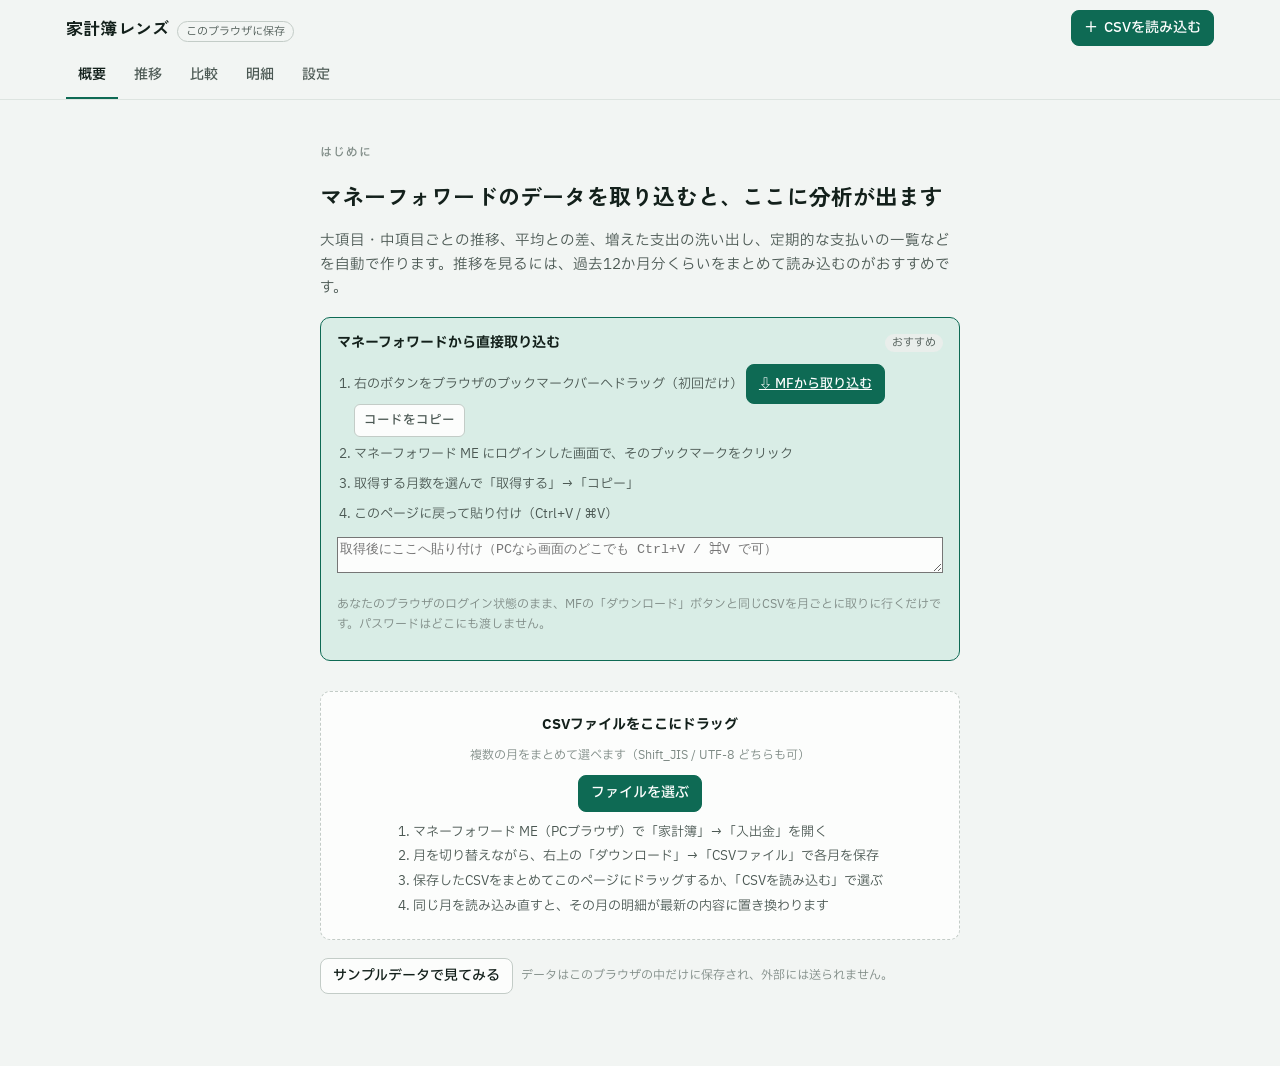
<file: kakeibo-lens/index.html>
<!doctype html>
<html lang="ja">
<head>
<meta charset="utf-8">
<meta name="viewport" content="width=device-width,initial-scale=1,viewport-fit=cover">
<style>:root{color-scheme:light;padding-top:env(safe-area-inset-top,0px);padding-bottom:env(safe-area-inset-bottom,0px)}body{margin:0}img{max-width:100%}[hidden]{display:none!important}</style>
</head>
<body>
<title>家計簿レンズ</title>
<link rel="preconnect" href="https://fonts.googleapis.com">
<link rel="preconnect" href="https://fonts.gstatic.com" crossorigin>
<link rel="stylesheet" href="https://fonts.googleapis.com/css2?family=IBM+Plex+Sans+JP:wght@400;500;600&family=Zen+Kaku+Gothic+New:wght@500;700&display=swap">
<style>
/* Layout: sticky ledger header + one scoped period switcher; content in a 12-col grid that collapses to one column; bottom tab bar on phones. */
:root {
  --bg: #f2f5f3;
  --surface: #fcfdfc;
  --surface-2: #e9eeeb;
  --fg: #13201b;
  --fg-2: #4b5853;
  --muted: #7f8b86;
  --line: #dde4e0;
  --line-strong: #c3ccc7;
  --accent: #0e6a54;
  --accent-ink: #ffffff;
  --accent-soft: #d9ede6;
  --rule: #b8463a;
  --up: #b42f2f;
  --down: #1d7334;
  --warn: #9a6400;
  --st-good: #0ca30c;
  --st-warn: #fab219;
  --st-serious: #ec835a;
  --st-critical: #d03b3b;
  --seq: #2a78d6;
  --div-up: #e34948;
  --div-down: #2a78d6;
  --s1: #2a78d6; --s2: #eb6834; --s3: #1baf7a; --s4: #eda100;
  --s5: #e87ba4; --s6: #008300; --s7: #4a3aa7; --s8: #e34948;
  --sother: #aab2ae;
  --shadow: 0 1px 2px rgba(19,32,27,.06), 0 4px 16px rgba(19,32,27,.05);
  --f-display: "Zen Kaku Gothic New", "Hiragino Sans", "Noto Sans JP", system-ui, sans-serif;
  --f-body: "IBM Plex Sans JP", "Hiragino Sans", "Noto Sans JP", "Yu Gothic UI", system-ui, sans-serif;
  --r: 10px;
  --gutter: 16px;
}
@media (prefers-color-scheme: dark) {
  :root:not([data-theme="light"]) {
    --bg: #0d1311; --surface: #151c19; --surface-2: #1c2521; --fg: #edf3f0; --fg-2: #b6c2bd; --muted: #85918c;
    --line: #25302b; --line-strong: #34413b; --accent: #43b896; --accent-ink: #04140e; --accent-soft: #173a2f;
    --rule: #e0796b; --up: #ff8a80; --down: #5fd17f; --warn: #f0b84a;
    --seq: #3987e5; --div-up: #e66767; --div-down: #3987e5;
    --s1: #3987e5; --s2: #d95926; --s3: #199e70; --s4: #c98500; --s5: #d55181; --s6: #008300; --s7: #9085e9; --s8: #e66767;
    --sother: #5b6560; --shadow: 0 1px 2px rgba(0,0,0,.3);
    color-scheme: dark;
  }
}
:root[data-theme="dark"] {
  --bg: #0d1311; --surface: #151c19; --surface-2: #1c2521; --fg: #edf3f0; --fg-2: #b6c2bd; --muted: #85918c;
  --line: #25302b; --line-strong: #34413b; --accent: #43b896; --accent-ink: #04140e; --accent-soft: #173a2f;
  --rule: #e0796b; --up: #ff8a80; --down: #5fd17f; --warn: #f0b84a;
  --seq: #3987e5; --div-up: #e66767; --div-down: #3987e5;
  --s1: #3987e5; --s2: #d95926; --s3: #199e70; --s4: #c98500; --s5: #d55181; --s6: #008300; --s7: #9085e9; --s8: #e66767;
  --sother: #5b6560; --shadow: 0 1px 2px rgba(0,0,0,.3);
  color-scheme: dark;
}

* { box-sizing: border-box; }
body { background: var(--bg); color: var(--fg); font-family: var(--f-body); font-size: 14px; line-height: 1.6; -webkit-font-smoothing: antialiased; }
button, input, select { font: inherit; color: inherit; }
h1, h2, h3 { font-family: var(--f-display); font-weight: 700; margin: 0; text-wrap: balance; letter-spacing: .01em; }
.num { font-variant-numeric: tabular-nums; }
.muted { color: var(--muted); }
.sub { color: var(--fg-2); }
:focus-visible { outline: 2px solid var(--accent); outline-offset: 2px; border-radius: 4px; }
@media (prefers-reduced-motion: reduce) { * { transition: none !important; animation: none !important; } }

/* ---------- header ---------- */
.top { position: sticky; top: env(safe-area-inset-top, 0px); z-index: 20; background: var(--bg); border-bottom: 1px solid var(--line); }
.top-in { max-width: 1180px; margin: 0 auto; padding: 10px var(--gutter); display: flex; align-items: center; gap: 12px; flex-wrap: wrap; }
.brand { display: flex; align-items: baseline; gap: 8px; margin-right: auto; min-width: 0; }
.brand h1 { font-size: 17px; }
.brand .badge { font-size: 11px; color: var(--fg-2); border: 1px solid var(--line-strong); border-radius: 999px; padding: 1px 8px; white-space: nowrap; }
.brand .badge.sample { color: var(--warn); border-color: currentColor; }
.period { display: flex; align-items: center; gap: 2px; background: var(--surface); border: 1px solid var(--line); border-radius: 999px; padding: 2px; }
.period button.step { width: 32px; height: 32px; border: 0; background: none; border-radius: 999px; cursor: pointer; font-size: 16px; color: var(--fg-2); }
.period button.step:hover:not(:disabled) { background: var(--surface-2); }
.period button.step:disabled { opacity: .3; cursor: default; }
.period .pick { position: relative; padding: 0 6px; font-weight: 600; font-size: 15px; white-space: nowrap; }
.period .pick select { position: absolute; inset: 0; opacity: 0; cursor: pointer; width: 100%; }
.btn { display: inline-flex; align-items: center; gap: 6px; border: 1px solid var(--line-strong); background: var(--surface); border-radius: 8px; padding: 6px 12px; cursor: pointer; font-weight: 500; white-space: nowrap; }
.btn:hover { background: var(--surface-2); }
.btn.primary { background: var(--accent); border-color: var(--accent); color: var(--accent-ink); }
.btn.primary:hover { filter: brightness(1.06); background: var(--accent); }
.btn.ghost { border-color: transparent; background: none; color: var(--fg-2); }
.btn.danger { color: var(--up); border-color: color-mix(in oklab, var(--up) 45%, transparent); }
.btn.small { padding: 3px 9px; font-size: 12.5px; border-radius: 6px; }
.btn:disabled { opacity: .45; cursor: default; }

.tabs { max-width: 1180px; margin: 0 auto; padding: 0 var(--gutter); display: flex; gap: 4px; }
.tabs button { border: 0; background: none; padding: 8px 12px 10px; cursor: pointer; color: var(--fg-2); font-weight: 500; border-bottom: 2px solid transparent; display: flex; align-items: center; gap: 6px; }
.tabs button[aria-selected="true"] { color: var(--fg); border-bottom-color: var(--accent); font-weight: 600; }
.tabs svg { width: 18px; height: 18px; }

main { max-width: 1180px; margin: 0 auto; padding-inline: var(--gutter); padding-block: 20px 48px; }

@media (max-width: 720px) {
  .top-in { padding-block: 8px; gap: 8px; }
  .brand h1 { font-size: 15px; }
  .hide-sm { display: none !important; }
  .tabs { position: fixed; z-index: 30; left: 0; right: 0; bottom: 0; max-width: none; padding: 4px 6px calc(4px + env(safe-area-inset-bottom, 0px)); background: var(--surface); border-top: 1px solid var(--line); justify-content: space-around; gap: 0; }
  .tabs button { flex-direction: column; gap: 1px; font-size: 10.5px; padding: 6px 4px; border-bottom: 0; flex: 1; border-radius: 8px; }
  .tabs button[aria-selected="true"] { color: var(--accent); background: var(--accent-soft); }
  main { padding-block: 14px calc(84px + env(safe-area-inset-bottom, 0px)); }
}
@media (min-width: 721px) { .tabs svg { display: none; } }

/* ---------- generic blocks ---------- */
.grid { display: grid; grid-template-columns: repeat(12, minmax(0, 1fr)); gap: 16px; }
.c12 { grid-column: span 12; } .c8 { grid-column: span 8; } .c7 { grid-column: span 7; } .c6 { grid-column: span 6; } .c5 { grid-column: span 5; } .c4 { grid-column: span 4; }
@media (max-width: 960px) { .c8, .c7, .c6, .c5, .c4 { grid-column: span 12; } }
.panel { background: var(--surface); border: 1px solid var(--line); border-radius: var(--r); padding: 16px; min-width: 0; }
.panel-h { display: flex; align-items: baseline; justify-content: space-between; gap: 12px; flex-wrap: wrap; margin-bottom: 12px; }
.panel-h h2 { font-size: 15px; }
.panel-h .hint { font-size: 12px; color: var(--muted); }
.stack { display: flex; flex-direction: column; gap: 16px; }
.row { display: flex; gap: 8px; align-items: center; flex-wrap: wrap; }
.eyebrow { font-size: 11.5px; letter-spacing: .08em; color: var(--muted); font-weight: 500; }

.seg { display: inline-flex; background: var(--surface-2); border-radius: 8px; padding: 2px; gap: 2px; flex-wrap: wrap; }
.seg button { border: 0; background: none; padding: 4px 10px; border-radius: 6px; cursor: pointer; font-size: 12.5px; color: var(--fg-2); white-space: nowrap; }
.seg button[aria-pressed="true"] { background: var(--surface); color: var(--fg); font-weight: 600; box-shadow: var(--shadow); }
.seg button:disabled { opacity: .35; cursor: default; }
select.sel, input.inp { border: 1px solid var(--line-strong); background: var(--surface); border-radius: 8px; padding: 5px 9px; min-width: 0; }
.check { display: inline-flex; align-items: center; gap: 6px; font-size: 12.5px; color: var(--fg-2); cursor: pointer; }
.filters { display: flex; gap: 10px 14px; flex-wrap: wrap; align-items: center; margin-bottom: 16px; }

/* ---------- overview hero ---------- */
.hero { display: grid; gap: 14px; }
.hero .label { font-size: 13px; color: var(--fg-2); display: flex; gap: 8px; align-items: baseline; flex-wrap: wrap; }
.hero .big { font-size: clamp(36px, 7vw, 52px); font-weight: 600; line-height: 1.05; letter-spacing: -.01em; }
.hero .rule { height: 4px; border-top: 1px solid var(--rule); border-bottom: 1px solid var(--rule); width: min(260px, 70%); opacity: .8; }
.deltas { display: flex; gap: 8px; flex-wrap: wrap; }
.chip { display: inline-flex; align-items: center; gap: 5px; border-radius: 999px; padding: 2px 10px; font-size: 12.5px; background: var(--surface-2); color: var(--fg-2); white-space: nowrap; }
.chip b { font-weight: 600; color: var(--fg); }
.chip.up b { color: var(--up); } .chip.down b { color: var(--down); }
.tiles { display: flex; flex-wrap: wrap; gap: 1px; background: var(--line); border: 1px solid var(--line); border-radius: 8px; overflow: hidden; }
.tile { background: var(--surface); padding: 10px 12px; min-width: 0; flex: 1 1 124px; }
.tile .k { font-size: 12px; color: var(--fg-2); }
.tile .v { font-size: 19px; font-weight: 600; }
.tile .d { font-size: 11.5px; color: var(--muted); }
.note { font-size: 12px; color: var(--muted); }

/* ---------- breakdown list ---------- */
.blist { display: flex; flex-direction: column; }
.brow { display: grid; grid-template-columns: minmax(0, 1fr) auto 96px; grid-template-areas: "name amt spark" "bar delta spark"; gap: 2px 14px; align-items: center; padding: 10px 6px; border-top: 1px solid var(--line); cursor: pointer; border-radius: 6px; }
.brow:first-child { border-top: 0; }
.brow:hover { background: color-mix(in oklab, var(--surface-2) 60%, transparent); }
.brow .nm { grid-area: name; display: flex; align-items: center; gap: 8px; min-width: 0; font-weight: 500; }
.brow .nm span.t { overflow: hidden; text-overflow: ellipsis; white-space: nowrap; }
.brow .amt { grid-area: amt; text-align: right; font-weight: 600; }
.brow .dl { grid-area: delta; text-align: right; font-size: 12px; white-space: nowrap; }
.brow .bar { grid-area: bar; height: 8px; background: var(--surface-2); border-radius: 4px; position: relative; overflow: hidden; }
.brow .bar i { position: absolute; left: 0; top: 0; bottom: 0; border-radius: 0 4px 4px 0; }
.brow .bar .bud { position: absolute; top: -2px; bottom: -2px; width: 2px; background: var(--fg); opacity: .6; }
.brow .sp { grid-area: spark; }
.brow.sub { padding-left: 26px; cursor: default; }
.brow.sub .nm { font-weight: 400; font-size: 13px; color: var(--fg-2); }
.brow.sub .amt { font-weight: 500; font-size: 13px; }
.brow .caret { width: 14px; color: var(--muted); font-size: 10px; transition: transform .15s; display: inline-block; text-align: center; }
.brow.open .caret { transform: rotate(90deg); }
.dot { width: 10px; height: 10px; border-radius: 3px; flex: none; display: inline-block; }
.up { color: var(--up); } .down { color: var(--down); }
@media (max-width: 520px) { .brow { grid-template-columns: minmax(0, 1fr) auto; grid-template-areas: "name amt" "bar delta"; } .brow .sp { display: none; } }

/* ---------- insights ---------- */
.ins { display: grid; grid-template-columns: 4px minmax(0, 1fr); gap: 0 12px; padding: 10px 0; border-top: 1px solid var(--line); }
.ins:first-child { border-top: 0; padding-top: 2px; }
.ins .stripe { border-radius: 2px; }
.ins .tt { font-weight: 600; display: flex; gap: 6px; align-items: baseline; }
.ins .tt .ic { font-size: 11px; font-weight: 700; border-radius: 4px; padding: 0 5px; color: var(--fg); background: var(--surface-2); white-space: nowrap; }
.ins .dd { font-size: 12.5px; color: var(--fg-2); }
.ins button.link { border: 0; background: none; padding: 0; color: var(--accent); cursor: pointer; font-size: 12.5px; text-decoration: underline; text-underline-offset: 2px; }

/* ---------- charts ---------- */
.chart { position: relative; width: 100%; }
.chart svg { display: block; width: 100%; overflow: visible; }
.chart text { font-family: var(--f-body); font-size: 11px; fill: var(--muted); }
.chart .grid-l { stroke: var(--line); stroke-width: 1; shape-rendering: crispEdges; }
.chart .base-l { stroke: var(--line-strong); stroke-width: 1; shape-rendering: crispEdges; }
.chart .lbl-strong { fill: var(--fg); font-weight: 600; }
.chart .xhair { stroke: var(--fg-2); stroke-width: 1; opacity: .5; }
.legend { display: flex; flex-wrap: wrap; gap: 4px 14px; font-size: 12px; color: var(--fg-2); margin-bottom: 8px; }
.legend span { display: inline-flex; align-items: center; gap: 6px; }
.legend .lk { width: 14px; height: 2px; border-radius: 1px; display: inline-block; }
.legend .bk { width: 10px; height: 10px; border-radius: 3px; display: inline-block; }
.tip { position: fixed; z-index: 50; pointer-events: none; background: var(--surface); border: 1px solid var(--line-strong); border-radius: 8px; box-shadow: 0 6px 24px rgba(0,0,0,.14); padding: 8px 10px; font-size: 12px; min-width: 150px; max-width: 280px; }
.tip .th { font-weight: 600; margin-bottom: 4px; color: var(--fg); }
.tip .tr { display: grid; grid-template-columns: 12px minmax(0, 1fr) auto; gap: 6px; align-items: center; }
.tip .tr .k { color: var(--fg-2); overflow: hidden; text-overflow: ellipsis; white-space: nowrap; }
.tip .tr .v { font-weight: 600; text-align: right; font-variant-numeric: tabular-nums; color: var(--fg); }
.tip .tr .key { width: 12px; height: 2px; border-radius: 1px; }
.tip .tr.tot { border-top: 1px solid var(--line); margin-top: 4px; padding-top: 4px; }

/* ---------- matrix ---------- */
.scroll-x { overflow-x: auto; -webkit-overflow-scrolling: touch; }
table.mx { border-collapse: separate; border-spacing: 0; font-size: 12.5px; min-width: 100%; }
table.mx th, table.mx td { padding: 6px 8px; text-align: right; white-space: nowrap; font-variant-numeric: tabular-nums; border-bottom: 1px solid var(--line); }
table.mx thead th { font-weight: 500; color: var(--muted); font-size: 11.5px; position: sticky; top: 0; background: var(--surface); }
table.mx th.rh { text-align: left; position: sticky; left: 0; background: var(--surface); z-index: 1; font-weight: 500; color: var(--fg); max-width: 150px; overflow: hidden; text-overflow: ellipsis; }
table.mx thead th.rh { z-index: 2; }
table.mx td.c { cursor: pointer; }
table.mx td.c:hover { outline: 1px solid var(--fg-2); outline-offset: -1px; }
table.mx tr.sub th.rh { padding-left: 22px; font-weight: 400; color: var(--fg-2); }
table.mx tr.tot th, table.mx tr.tot td { font-weight: 600; border-top: 1px solid var(--line-strong); }
table.mx td.agg { color: var(--fg-2); background: var(--surface); }
table.mx tr.l0 th.rh { cursor: pointer; }
table.mx .avg { border-right: 1px solid var(--line-strong); }
@media (max-width: 720px) { table.mx .sumc { display: none; } table.mx th.rh { max-width: 112px; } }
.scale { display: flex; align-items: center; gap: 8px; font-size: 11.5px; color: var(--muted); margin-top: 8px; }
.scale .ramp { width: 120px; height: 8px; border-radius: 4px; }

/* ---------- diverging compare ---------- */
.dv { display: grid; grid-template-columns: minmax(0, 1.1fr) minmax(0, 1.6fr) auto; gap: 4px 12px; align-items: center; }
.dv .h { font-size: 11.5px; color: var(--muted); padding-bottom: 4px; border-bottom: 1px solid var(--line); }
.dv .lab { min-width: 0; overflow: hidden; text-overflow: ellipsis; white-space: nowrap; font-size: 13px; }
.dv .lab small { color: var(--muted); }
.dv .track { position: relative; height: 18px; }
.dv .track .axis { position: absolute; left: 50%; top: -3px; bottom: -3px; width: 1px; background: var(--line-strong); }
.dv .track i { position: absolute; top: 4px; height: 10px; }
.dv .track i.pos { left: 50%; border-radius: 0 4px 4px 0; background: var(--div-up); }
.dv .track i.neg { right: 50%; border-radius: 4px 0 0 4px; background: var(--div-down); }
.dv .val { text-align: right; font-size: 12.5px; white-space: nowrap; font-variant-numeric: tabular-nums; }
.dv .val small { display: block; color: var(--muted); font-size: 11px; }
@media (max-width: 520px) { .dv { grid-template-columns: minmax(0, 1fr) auto; } .dv .track { grid-column: 1 / -1; order: 0; } .dv .h.mid { display: none; } }

/* ---------- ranking / list ---------- */
.rk { display: grid; grid-template-columns: 22px minmax(0, 1fr) auto; gap: 2px 10px; align-items: center; padding: 8px 0; border-top: 1px solid var(--line); }
.rk:first-child { border-top: 0; }
.rk .n { color: var(--muted); font-size: 12px; text-align: right; }
.rk .nm { min-width: 0; overflow: hidden; text-overflow: ellipsis; white-space: nowrap; }
.rk .v { text-align: right; font-weight: 600; font-variant-numeric: tabular-nums; }
.rk .meta { grid-column: 2 / -1; display: flex; gap: 10px; align-items: center; font-size: 11.5px; color: var(--muted); }
.rk .meta .bar { flex: 1; height: 5px; background: var(--surface-2); border-radius: 3px; overflow: hidden; min-width: 40px; }
.rk .meta .bar i { display: block; height: 100%; background: var(--s1); border-radius: 0 3px 3px 0; }
.pill { display: inline-block; font-size: 11px; padding: 0 7px; border-radius: 999px; background: var(--surface-2); color: var(--fg-2); white-space: nowrap; }
.pill.warn { background: color-mix(in oklab, var(--st-warn) 22%, transparent); color: var(--warn); }
.pill.ex { background: none; border: 1px dashed var(--line-strong); }

.tx { display: grid; grid-template-columns: 52px minmax(0, 1fr) auto; gap: 0 10px; padding: 8px 0; border-top: 1px solid var(--line); align-items: baseline; }
.tx .d { color: var(--muted); font-size: 12px; font-variant-numeric: tabular-nums; }
.tx .c { min-width: 0; }
.tx .c .t { overflow: hidden; text-overflow: ellipsis; white-space: nowrap; display: block; }
.tx .c .m { font-size: 11.5px; color: var(--muted); display: flex; gap: 6px; flex-wrap: wrap; align-items: center; }
.tx .a { font-weight: 600; text-align: right; font-variant-numeric: tabular-nums; white-space: nowrap; }
.tx .a.inc { color: var(--down); }
.tx.skip { opacity: .55; }

/* ---------- calendar ---------- */
.cal { display: grid; grid-template-columns: repeat(7, minmax(0, 1fr)); gap: 4px; }
.cal .wd { font-size: 11px; color: var(--muted); text-align: center; }
.cal .day { aspect-ratio: 1 / .82; max-width: 100%; border-radius: 6px; padding: 4px 5px; display: flex; flex-direction: column; justify-content: space-between; border: 1px solid transparent; cursor: pointer; min-width: 0; background: var(--surface-2); }
.cal .day .dn { font-size: 11px; line-height: 1; }
.cal .day .dv { font-size: 11px; font-weight: 600; text-align: right; font-variant-numeric: tabular-nums; line-height: 1; overflow: hidden; white-space: nowrap; }
.cal .day.out { visibility: hidden; }
.cal .day.sel { border-color: var(--fg); }
.cal .day.future { opacity: .4; cursor: default; }
.wdbars { display: grid; grid-template-columns: repeat(7, minmax(0, 1fr)); gap: 4px; align-items: end; height: 70px; margin-top: 12px; }
.wdbars div { display: flex; flex-direction: column; justify-content: flex-end; align-items: center; height: 100%; gap: 2px; font-size: 10.5px; color: var(--muted); }
.wdbars i { width: min(22px, 70%); background: var(--s1); border-radius: 4px 4px 0 0; display: block; }

/* ---------- settings ---------- */
.drop { border: 1.5px dashed var(--line-strong); border-radius: var(--r); padding: 22px 16px; text-align: center; display: grid; gap: 10px; justify-items: center; background: var(--surface); }
.drop.over { border-color: var(--accent); background: var(--accent-soft); }
.fetch { border: 1px solid var(--accent); background: var(--accent-soft); border-radius: var(--r); padding: 14px 16px; display: grid; gap: 10px; margin-bottom: 12px; }
.fetch .steps li { line-height: 2; }
.fetch textarea { background: var(--surface); resize: vertical; }
.steps { margin: 0; padding-left: 1.3em; color: var(--fg-2); font-size: 13px; display: grid; gap: 4px; text-align: left; }
.catgrp { border-top: 1px solid var(--line); padding: 10px 0; }
.catgrp:first-child { border-top: 0; }
.catgrp h3 { font-size: 13.5px; margin-bottom: 6px; display: flex; gap: 8px; align-items: center; }
.catrow { display: flex; justify-content: space-between; gap: 10px; align-items: center; padding: 3px 0 3px 18px; font-size: 13px; flex-wrap: wrap; }
.mlist .mi { display: flex; align-items: center; gap: 10px; padding: 6px 0; border-top: 1px solid var(--line); font-size: 13px; flex-wrap: wrap; }
.mlist .mi:first-child { border-top: 0; }
.mlist .mi .grow { flex: 1; min-width: 120px; }
.budget { display: grid; grid-template-columns: minmax(0, 1fr) 140px; gap: 6px 12px; align-items: center; }
.budget input { text-align: right; width: 100%; }

/* ---------- empty / misc ---------- */
.empty { max-width: 640px; margin: 24px auto; display: grid; gap: 18px; }
.empty h2 { font-size: 22px; }
.empty .lead { color: var(--fg-2); font-size: 14.5px; margin: 0; }
.banner { display: flex; gap: 10px; align-items: center; justify-content: space-between; flex-wrap: wrap; background: color-mix(in oklab, var(--st-warn) 14%, var(--surface)); border: 1px solid color-mix(in oklab, var(--st-warn) 40%, transparent); border-radius: 8px; padding: 8px 12px; margin-bottom: 16px; font-size: 13px; }
.toast { position: fixed; z-index: 60; left: 50%; transform: translateX(-50%); bottom: calc(92px + env(safe-area-inset-bottom, 0px)); background: var(--fg); color: var(--bg); padding: 10px 14px; border-radius: 10px; font-size: 13px; max-width: min(92vw, 520px); box-shadow: 0 8px 30px rgba(0,0,0,.2); white-space: pre-line; }
@media (min-width: 721px) { .toast { bottom: 24px; } }
.dropveil { position: fixed; inset: 0; z-index: 70; background: color-mix(in oklab, var(--accent) 18%, transparent); border: 3px dashed var(--accent); display: grid; place-items: center; font-size: 18px; font-weight: 600; color: var(--fg); pointer-events: none; }
.loading { padding: 60px 0; text-align: center; color: var(--muted); }
.kv { display: flex; justify-content: space-between; gap: 12px; font-size: 13px; padding: 4px 0; }
</style>

<div class="top">
  <div class="top-in">
    <div class="brand"><h1>家計簿レンズ</h1><span class="badge" id="store-badge">読み込み中</span></div>
    <div class="period" id="period"></div>
    <button class="btn primary" id="btn-import" type="button"><span aria-hidden="true">＋</span><span>CSV<span class="hide-sm">を読み込む</span></span></button>
  </div>
  <nav class="tabs" id="tabs" role="tablist" aria-label="表示の切り替え"></nav>
</div>
<main id="view" aria-live="polite"><div class="loading">データを読み込んでいます…</div></main>
<div class="tip" id="tip" hidden></div>
<div class="toast" id="toast" hidden></div>
<div class="dropveil" id="dropveil" hidden>CSVをここにドロップ</div>
<input type="file" id="file" accept=".csv,.json,text/csv,application/json" multiple hidden>

<script type="text/plain" id="mf-bookmarklet">
/* マネーフォワード ME のページ上で動く取得用コード（ブックマークレット）。
   ログイン中のセッションのまま、入出金CSVを月ごとに取りに行き、家計簿レンズ用にまとめてコピーする。
   1行コメントは使わないこと（ブックマーク化するときに改行が詰められるため）。 */
var HOST = location.hostname;
if (!/(^|\.)moneyforward\.com$/.test(HOST)) { alert('マネーフォワード ME（moneyforward.com）にログインした画面で実行してください。'); return; }
var old = document.getElementById('kl-panel'); if (old) old.remove();
var box = document.createElement('div'); box.id = 'kl-panel';
box.style.cssText = 'position:fixed;z-index:2147483647;top:16px;right:16px;width:340px;max-width:calc(100vw - 32px);background:#fcfdfc;color:#13201b;border:1px solid #c3ccc7;border-radius:12px;box-shadow:0 12px 40px rgba(0,0,0,.25);padding:16px;font:14px/1.6 system-ui,-apple-system,sans-serif;text-align:left';
function el(tag, css, text) { var e = document.createElement(tag); if (css) e.style.cssText = css; if (text != null) e.textContent = text; return e; }
var BTN = 'border:1px solid #0e6a54;background:#0e6a54;color:#fff;border-radius:8px;padding:6px 14px;font:inherit;cursor:pointer;margin-right:6px';
var BTN2 = 'border:1px solid #c3ccc7;background:#fff;color:#13201b;border-radius:8px;padding:6px 14px;font:inherit;cursor:pointer;margin-right:6px';
box.appendChild(el('div', 'font-weight:700;font-size:15px;margin-bottom:8px', '家計簿レンズに取り込む'));
var row = el('div', 'display:flex;gap:8px;align-items:center;margin-bottom:10px');
row.appendChild(el('span', '', '取得する期間'));
var sel = el('select', 'font:inherit;padding:4px 6px;border:1px solid #c3ccc7;border-radius:6px');
[3, 6, 12, 24, 36].forEach(function (n) { var o = el('option', '', '直近' + n + 'か月'); o.value = n; if (n === 12) o.selected = true; sel.appendChild(o); });
row.appendChild(sel); box.appendChild(row);
var status = el('div', 'font-size:13px;color:#4b5853;min-height:1.6em;margin-bottom:10px;white-space:pre-line', '今月から過去にさかのぼって、月ごとにCSVを取得します。');
box.appendChild(status);
var acts = el('div', ''); box.appendChild(acts);
var go = el('button', BTN, '取得する'); var close = el('button', BTN2, '閉じる');
close.onclick = function () { box.remove(); };
acts.appendChild(go); acts.appendChild(close);
document.body.appendChild(box);
go.onclick = async function () {
  go.disabled = true; sel.disabled = true;
  var n = +sel.value, now = new Date(), files = [], total = 0;
  for (var i = n - 1; i >= 0; i--) {
    var d = new Date(now.getFullYear(), now.getMonth() - i, 1), y = d.getFullYear(), m = d.getMonth() + 1, mm = (m < 10 ? '0' : '') + m;
    status.textContent = y + '年' + m + '月を取得中…（' + (n - i) + '/' + n + '）';
    try {
      var res = await fetch('/cf/csv?from=' + y + '%2F' + mm + '%2F01&month=' + m + '&year=' + y, { credentials: 'include' });
      var buf = await res.arrayBuffer(), text;
      try { text = new TextDecoder('utf-8', { fatal: true }).decode(buf); } catch (e) { text = new TextDecoder('shift_jis').decode(buf); }
      if (!res.ok || /^\s*</.test(text) || text.indexOf('計算対象') < 0) {
        status.textContent = y + '年' + m + '月の取得に失敗しました。ログインが切れているか、CSVダウンロード（プレミアム機能）が使えない状態です。MFの画面を再読み込みしてからもう一度お試しください。';
        go.disabled = false; sel.disabled = false; return;
      }
      files.push({ month: y + '-' + mm, text: text.replace(/^﻿/, '') });
      total += Math.max(0, text.trim().split(/\r?\n/).length - 1);
    } catch (e) { status.textContent = y + '年' + m + '月の取得でエラー: ' + e.message; go.disabled = false; sel.disabled = false; return; }
    await new Promise(function (r) { setTimeout(r, 500); });
  }
  var payload = JSON.stringify({ app: 'kakeibo-lens', kind: 'mf-csv', v: 1, fetchedAt: new Date().toISOString(), files: files });
  status.textContent = n + 'か月分・' + total + '件を取得しました。\n「コピー」を押して、家計簿レンズの画面で貼り付け（Ctrl+V / ⌘V）してください。';
  acts.textContent = '';
  var cp = el('button', BTN, 'コピー'), sv = el('button', BTN2, 'ファイルで保存');
  cp.onclick = async function () {
    try { await navigator.clipboard.writeText(payload); cp.textContent = 'コピーしました'; }
    catch (e) { var ta = el('textarea', 'width:100%;height:80px;margin-top:8px;font-size:11px'); ta.value = payload; box.appendChild(ta); ta.select(); status.textContent = '自動でコピーできませんでした。下の欄が選択された状態なので Ctrl+C / ⌘C でコピーしてください。'; }
  };
  sv.onclick = function () {
    var a = document.createElement('a'); a.href = URL.createObjectURL(new Blob([payload], { type: 'application/json' }));
    a.download = 'kakeibo-lens-mf-' + new Date().toISOString().slice(0, 10) + '.json'; document.body.appendChild(a); a.click(); a.remove();
  };
  acts.appendChild(cp); acts.appendChild(sv); acts.appendChild(close);
};
</script>

<script>
'use strict';
/* ===================================================================
   家計簿レンズ — マネーフォワード ME の入出金CSVを読み込む分析ダッシュボード
   保存先: claude.ai 上では artifact の db（オーナーのみ読み書き）、
           それ以外ではブラウザの localStorage。
   =================================================================== */

const APP_KEY = 'kakeibo-lens.v1';
const UI_KEY = 'kakeibo-lens.ui.v1';
const DEFAULT_FIXED_L = new Set(['住宅', '水道・光熱費', '通信費', '保険', '税・社会保障']);
const DEFAULT_EXCLUDE = new Set(['その他/会社経費', 'その他/立替金']);
const SPECIAL_L = '特別な支出';
const NOT_EXPENSE_L = new Set(['収入']);
const SLOTS = 7; // top-7 categories get a hue, the rest fold into その他
const WD = ['日', '月', '火', '水', '木', '金', '土'];

/* ------------------------------------------------------------------ utils */
const $ = (s, r = document) => r.querySelector(s);
function h(tag, props, ...kids) {
  const e = document.createElement(tag);
  if (props) for (const k in props) {
    const v = props[k];
    if (v == null || v === false) continue;
    if (k === 'class') e.className = v;
    else if (k === 'text') e.textContent = v;
    else if (k === 'style' && typeof v === 'object') Object.assign(e.style, v);
    else if (k.startsWith('--')) e.style.setProperty(k, v);
    else if (k.startsWith('on')) e.addEventListener(k.slice(2), v);
    else if (k === 'dataset') Object.assign(e.dataset, v);
    else e.setAttribute(k, v === true ? '' : v);
  }
  append(e, kids);
  return e;
}
function append(e, kids) {
  for (const c of kids.flat(Infinity)) {
    if (c == null || c === false) continue;
    e.appendChild(typeof c === 'string' || typeof c === 'number' ? document.createTextNode(String(c)) : c);
  }
}
const SVGNS = 'http://www.w3.org/2000/svg';
function sv(tag, attrs, ...kids) {
  const e = document.createElementNS(SVGNS, tag);
  if (attrs) for (const k in attrs) { const v = attrs[k]; if (v == null) continue; if (k === 'text') e.textContent = v; else if (k.startsWith('on')) e.addEventListener(k.slice(2), v); else e.setAttribute(k, v); }
  for (const c of kids.flat(Infinity)) if (c) e.appendChild(c);
  return e;
}
const pad = n => String(n).padStart(2, '0');
const sum = a => a.reduce((x, y) => x + y, 0);
const mean = a => a.length ? sum(a) / a.length : 0;
function sd(a) { if (a.length < 2) return 0; const m = mean(a); return Math.sqrt(sum(a.map(x => (x - m) ** 2)) / (a.length - 1)); }
function median(a) { if (!a.length) return 0; const s = [...a].sort((x, y) => x - y); const i = s.length >> 1; return s.length % 2 ? s[i] : (s[i - 1] + s[i]) / 2; }
const yen = n => (n < -0.5 ? '−' : '') + '¥' + Math.round(Math.abs(n)).toLocaleString('ja-JP');
const signed = n => (Math.round(n) > 0 ? '+' : Math.round(n) < 0 ? '−' : '±') + '¥' + Math.round(Math.abs(n)).toLocaleString('ja-JP');
function man(n) {
  const a = Math.abs(n), s = n < 0 ? '−' : '';
  if (a >= 10000) { const v = a / 10000; return s + (v >= 100 ? Math.round(v) : +v.toFixed(v >= 10 ? 0 : 1)) + '万'; }
  if (a >= 1000) return s + (+(a / 1000).toFixed(1)) + '千';
  return s + Math.round(a);
}
const pct = (a, b) => b ? Math.round((a / b - 1) * 100) : null;
function debounce(fn, ms) { let t; return (...a) => { clearTimeout(t); t = setTimeout(() => fn(...a), ms); }; }
function lsGet(k) { try { return JSON.parse(localStorage.getItem(k) || 'null'); } catch { return null; } }
function lsSet(k, v) { try { localStorage.setItem(k, JSON.stringify(v)); return true; } catch { return false; } }

/* -------------------------------------------------------------- periods */
// 期間キー 'YYYY-MM'。月の開始日が1日以外なら、その月の「開始日〜翌月開始日前日」を翌月の期間として数える（例: 25日開始 → 10月 = 9/25〜10/24）。
function startDay() { return S.settings.startDay || 1; }
function periodOf(d) {
  let y = +d.slice(0, 4), m = +d.slice(5, 7); const day = +d.slice(8, 10), s = startDay();
  if (s > 1 && day >= s) { m++; if (m > 12) { m = 1; y++; } }
  return y + '-' + pad(m);
}
function addP(p, k) { let y = +p.slice(0, 4), m = +p.slice(5, 7) - 1 + k; y += Math.floor(m / 12); m = ((m % 12) + 12) % 12; return y + '-' + pad(m + 1); }
function pRange(p) {
  const y = +p.slice(0, 4), m = +p.slice(5, 7), s = startDay();
  if (s === 1) return [new Date(y, m - 1, 1), new Date(y, m, 0)];
  return [new Date(y, m - 2, s), new Date(y, m - 1, s - 1)];
}
const DAY = 86400000;
function pDays(p) { const [a, b] = pRange(p); return Math.round((b - a) / DAY) + 1; }
function dateOf(d) { return new Date(+d.slice(0, 4), +d.slice(5, 7) - 1, +d.slice(8, 10)); }
function dayIdx(d, p) { return Math.round((dateOf(d) - pRange(p)[0]) / DAY); } // 0-based
const ymd = dt => dt.getFullYear() + '-' + pad(dt.getMonth() + 1) + '-' + pad(dt.getDate());
const md = dt => (dt.getMonth() + 1) + '/' + dt.getDate();
function pLabel(p, short) {
  const y = +p.slice(0, 4), m = +p.slice(5, 7);
  if (short) return m + '月';
  return y + '年' + m + '月' + (startDay() > 1 ? '度' : '');
}
function pSpan(p) { const [a, b] = pRange(p); return md(a) + '〜' + md(b); }
function todayStr() { return ymd(new Date()); }

/* ---------------------------------------------------------------- state */
const S = {
  months: {},          // 'YYYY-MM'(暦月) -> [row]
  parts: {},           // cloud: 暦月 -> 保存済みドキュメント数
  settings: defaultSettings(),
  sample: null,        // サンプル表示中の months
  backend: null,
  loaded: false,
  view: 'overview',
  period: null,
  m: null,             // derived model
  ui: Object.assign({
    trendRange: 12, trendMode: 'L', trendL: '', includeSpecial: true, mxMode: 'amount',
    cmp: 'prev', cmpLevel: 'M', merchRange: 1, q: '', fL: '', showSkipped: false, txLimit: 80,
  }, lsGet(UI_KEY) || {}),
  open: new Set(),     // overview で開いている大項目
  fDay: null,          // 明細の日付フィルタ
};
const saveUI = debounce(() => {
  const { trendRange, trendMode, trendL, includeSpecial, mxMode, cmp, cmpLevel, merchRange, showSkipped } = S.ui;
  lsSet(UI_KEY, { trendRange, trendMode, trendL, includeSpecial, mxMode, cmp, cmpLevel, merchRange, showSkipped, view: S.view });
}, 300);
function defaultSettings() { return { v: 1, startDay: 1, cat: {}, budgets: {} }; }

/* ------------------------------------------------------- classification */
function catMode(L, M) {
  const o = S.settings.cat[L + '/' + M];
  if (o) return o;
  if (DEFAULT_EXCLUDE.has(L + '/' + M)) return 'ex';
  if (DEFAULT_FIXED_L.has(L)) return 'fixed';
  return 'var';
}
// skip: 計算対象外・振替 / income / ex: 自分で除外 / fixed / var / special
function kindOf(r) {
  if (r.t !== 1 || r.f === 1) return 'skip';
  if (NOT_EXPENSE_L.has(r.L) || (r.a > 0 && r.L === '未分類')) return 'income';
  const mode = catMode(r.L, r.M);
  if (mode === 'ex') return 'ex';
  if (mode === 'fixed') return 'fixed';
  if (r.L === SPECIAL_L) return 'special';
  return 'var';
}
function merchantKey(r) {
  if (r.inst === 'Amazon.co.jp' && !/^(返金|配送料|ポイント|ギフト)/.test(r.c)) return 'Amazon';
  let s = (r.c || '').normalize('NFKC');
  s = s.replace(/\/(NFC|カード|iD|QP|QUICPay)$/i, '').replace(/\(再計算\)/g, '').replace(/\s*\(W\)/g, '');
  s = s.replace(/\s+\d{3,}$/, '').replace(/\s+/g, ' ').trim();
  return s || r.c || '（不明）';
}
const isExp = k => k === 'fixed' || k === 'var' || k === 'special';

/* ---------------------------------------------------------------- model */
function newBucket() { return { exp: 0, inc: 0, fixed: 0, var: 0, special: 0, ex: 0, n: 0, L: new Map() }; }
const EMPTY = newBucket();
function buildModel() {
  const months = S.sample || S.months;
  const tx = [];
  for (const k in months) for (const r of months[k]) tx.push(r);
  tx.sort((a, b) => (a.d < b.d ? 1 : a.d > b.d ? -1 : 0));
  const P = new Map(), totL = new Map(), totM = new Map(), tree = new Map();
  let minD = null, maxD = null;
  for (const r of tx) {
    r.p = periodOf(r.d); r.k = kindOf(r); r.mk = merchantKey(r); r.v = -r.a;
    if (!minD || r.d < minD) minD = r.d;
    if (!maxD || r.d > maxD) maxD = r.d;
    if (!tree.has(r.L)) tree.set(r.L, new Set());
    tree.get(r.L).add(r.M);
    let b = P.get(r.p); if (!b) { b = newBucket(); P.set(r.p, b); }
    b.n++;
    if (r.k === 'income') { b.inc += r.a; continue; }
    if (r.k === 'ex') { b.ex += r.v; continue; }
    if (!isExp(r.k)) continue;
    b.exp += r.v; b[r.k] += r.v;
    let l = b.L.get(r.L); if (!l) { l = { v: 0, M: new Map() }; b.L.set(r.L, l); }
    l.v += r.v; l.M.set(r.M, (l.M.get(r.M) || 0) + r.v);
    totL.set(r.L, (totL.get(r.L) || 0) + r.v);
    const mk = r.L + '/' + r.M; totM.set(mk, (totM.get(mk) || 0) + r.v);
  }
  const periods = [];
  if (minD) { const end = periodOf(maxD); for (let p = periodOf(minD); p <= end; p = addP(p, 1)) periods.push(p); }
  const rankL = [...totL.entries()].sort((a, b) => b[1] - a[1]).map(x => x[0]);
  const slotL = new Map(rankL.slice(0, SLOTS).map((L, i) => [L, i + 1]));
  const rankM = new Map();
  for (const L of rankL) rankM.set(L, [...totM.entries()].filter(([k]) => k.startsWith(L + '/')).sort((a, b) => b[1] - a[1]).map(([k]) => k.slice(L.length + 1)));
  S.m = { tx, P, periods, rankL, slotL, rankM, tree, minD, maxD };
  if (!S.period || !periods.includes(S.period)) S.period = periods[periods.length - 1] || null;
}
const B = p => S.m.P.get(p) || EMPTY;
const vL = (p, L) => { const l = B(p).L.get(L); return l ? l.v : 0; };
const vM = (p, L, M) => { const l = B(p).L.get(L); return l ? (l.M.get(M) || 0) : 0; };
function hasP(p) { return S.m.periods.includes(p); }
function prevPeriods(p, n) { const out = []; for (let i = 1; i <= n; i++) { const q = addP(p, -i); if (!hasP(q)) break; out.push(q); } return out; }
function windowP(p, n) { const out = []; for (let i = n - 1; i >= 0; i--) { const q = addP(p, -i); if (hasP(q)) out.push(q); } return out; }
function colorL(L) { const s = S.m.slotL.get(L); return s ? `var(--s${s})` : 'var(--sother)'; }
// 期間が途中かどうか（今日がまだ期間内）
function asOf(p) {
  const [a, b] = pRange(p); const t = dateOf(todayStr());
  if (t > b) return null;
  if (t < a) return 0;
  return Math.round((t - a) / DAY) + 1; // 経過日数
}

/* -------------------------------------------------------------- storage */
const toArr = r => [r.id, r.d, r.c, r.a, r.inst, r.L, r.M, r.memo, r.t, r.f];
const toObj = a => ({ id: a[0], d: a[1], c: a[2], a: a[3], inst: a[4], L: a[5], M: a[6], memo: a[7] || '', t: a[8], f: a[9] });
const enc = new TextEncoder();

const LocalStore = {
  name: 'local',
  label: 'このブラウザに保存',
  async init() {
    const raw = lsGet(APP_KEY);
    if (raw && raw.months) for (const k in raw.months) S.months[k] = raw.months[k].map(toObj);
    if (raw && raw.settings) S.settings = Object.assign(defaultSettings(), raw.settings);
    S.loaded = true; onData();
  },
  persist() {
    const months = {}; for (const k in S.months) months[k] = S.months[k].map(toArr);
    if (!lsSet(APP_KEY, { months, settings: S.settings })) toast('このブラウザに保存できませんでした（容量またはプライベートモード）。表示中のデータは閉じると消えます。');
  },
  async saveMonths() { this.persist(); },
  async saveSettings() { this.persist(); },
};

const CloudStore = {
  name: 'cloud',
  label: 'クラウド保存・PC/スマホ共通',
  db: null, gotLedger: false, gotCfg: false,
  async init(db) {
    this.db = db;
    db.collection('ledger').onSnapshot(snap => {
      const by = {}, parts = {};
      for (const d of snap.docs) {
        const x = d.data(); if (!x || !x.m) continue;
        (by[x.m] = by[x.m] || []).push(x); parts[x.m] = Math.max(parts[x.m] || 0, (x.part || 0) + 1);
      }
      const months = {};
      for (const k in by) months[k] = by[k].sort((a, b) => a.part - b.part).flatMap(x => x.rows.map(toObj));
      S.months = months; S.parts = parts; this.gotLedger = true; this.ready();
    }, e => { toast('クラウドのデータを読めませんでした（' + e.code + '）。'); this.gotLedger = true; this.ready(); });
    db.doc('config/settings').onSnapshot(snap => {
      if (snap.exists) S.settings = Object.assign(defaultSettings(), snap.data());
      this.gotCfg = true; this.ready();
    }, () => { this.gotCfg = true; this.ready(); });
  },
  ready() { if (this.gotLedger && this.gotCfg) { S.loaded = true; onData(); } },
  async saveMonths(keys) {
    for (const m of keys) {
      const rows = (S.months[m] || []).map(toArr);
      const chunks = []; let cur = [], size = 0;
      for (const r of rows) { const z = enc.encode(JSON.stringify(r)).length + 1; if (size + z > 180000 && cur.length) { chunks.push(cur); cur = []; size = 0; } cur.push(r); size += z; }
      if (cur.length) chunks.push(cur);
      const before = S.parts[m] || 0;
      for (let i = 0; i < chunks.length; i++) await this.write(() => this.db.doc(`ledger/${m}.${i}`).set({ m, part: i, parts: chunks.length, rows: chunks[i], at: new Date().toISOString() }));
      for (let i = chunks.length; i < before; i++) await this.write(() => this.db.doc(`ledger/${m}.${i}`).delete());
      S.parts[m] = chunks.length;
    }
  },
  async saveSettings() { await this.write(() => this.db.doc('config/settings').set(JSON.parse(JSON.stringify(S.settings)))); },
  async write(fn) {
    try { return await fn(); }
    catch (e) {
      if (e && e.code === 'unavailable') { await new Promise(r => setTimeout(r, 600 + Math.random() * 800)); try { return await fn(); } catch (e2) { e = e2; } }
      const msg = e && e.code === 'quota_exceeded' ? '保存容量の上限に達しました。古い月を削除してから読み込み直してください。'
        : e && e.code === 'invalid_argument' ? 'このページではデータを保存できません（閲覧のみの共有です）。'
        : '保存に失敗しました（' + (e && e.code || 'error') + '）。少し待ってからもう一度お試しください。';
      toast(msg); throw e;
    }
  },
};

async function initStorage() {
  if (window.claude && typeof window.claude.use === 'function') {
    let db = null;
    try { db = await window.claude.use('db'); } catch { db = null; }
    if (db) { S.backend = CloudStore; renderChrome(); await CloudStore.init(db); return; }
  }
  S.backend = LocalStore; renderChrome(); await LocalStore.init();
}

/* ----------------------------------------------------------------- CSV */
async function readText(file) {
  const buf = await file.arrayBuffer();
  let t;
  try { t = new TextDecoder('utf-8', { fatal: true }).decode(buf); } catch { t = new TextDecoder('shift_jis').decode(buf); }
  return t.replace(/^﻿/, '');
}
function parseCSV(text) {
  const rows = []; let row = [], f = '', q = false;
  for (let i = 0; i < text.length; i++) {
    const c = text[i];
    if (q) { if (c === '"') { if (text[i + 1] === '"') { f += '"'; i++; } else q = false; } else f += c; }
    else if (c === '"') q = true;
    else if (c === ',') { row.push(f); f = ''; }
    else if (c === '\n' || c === '\r') { if (c === '\r' && text[i + 1] === '\n') i++; row.push(f); rows.push(row); row = []; f = ''; }
    else f += c;
  }
  if (f !== '' || row.length) { row.push(f); rows.push(row); }
  return rows.filter(r => r.length > 1 || (r[0] || '').trim() !== '');
}
function mfRows(text) {
  const t = parseCSV(text);
  if (!t.length) throw new Error('空のファイルです');
  const hd = t[0].map(x => x.trim());
  const col = name => hd.findIndex(x => x.includes(name));
  const ix = { t: col('計算対象'), d: col('日付'), c: col('内容'), a: col('金額'), inst: col('保有金融機関'), L: col('大項目'), M: col('中項目'), memo: col('メモ'), f: col('振替'), id: col('ID') };
  if (ix.d < 0 || ix.a < 0 || ix.L < 0) throw new Error('マネーフォワードの入出金CSVではないようです（日付・金額・大項目の列が見つかりません）');
  const out = [];
  for (const r of t.slice(1)) {
    const d = (r[ix.d] || '').trim().replace(/\//g, '-');
    if (!/^\d{4}-\d{1,2}-\d{1,2}$/.test(d)) continue;
    const [y, m, dd] = d.split('-');
    const date = y + '-' + pad(+m) + '-' + pad(+dd);
    const a = Number(String(r[ix.a]).replace(/[,，円¥\s]/g, ''));
    if (!isFinite(a)) continue;
    const c = (r[ix.c] || '').trim();
    out.push({
      id: (ix.id >= 0 && r[ix.id]) ? r[ix.id].trim() : 'x' + hash(date + '|' + c + '|' + a + '|' + (r[ix.inst] || '')),
      d: date, c: c.length > 120 ? c.slice(0, 120) + '…' : c, a,
      inst: ix.inst >= 0 ? (r[ix.inst] || '').trim() : '',
      L: (r[ix.L] || '未分類').trim() || '未分類', M: ix.M >= 0 ? ((r[ix.M] || '').trim() || '未分類') : '未分類',
      memo: ix.memo >= 0 ? (r[ix.memo] || '').trim() : '',
      t: ix.t >= 0 ? (String(r[ix.t]).trim() === '0' ? 0 : 1) : 1,
      f: ix.f >= 0 ? (String(r[ix.f]).trim() === '1' ? 1 : 0) : 0,
    });
  }
  return out;
}
function hash(s) { let x = 2166136261; for (let i = 0; i < s.length; i++) { x ^= s.charCodeAt(i); x = Math.imul(x, 16777619); } return (x >>> 0).toString(36); }
function monthsBetween(a, b) { const out = []; for (let m = a.slice(0, 7); m <= b.slice(0, 7); m = addP(m, 1)) out.push(m); return out; }
const same = (x, y) => x.d === y.d && x.c === y.c && x.a === y.a && x.L === y.L && x.M === y.M && x.t === y.t && x.f === y.f && x.memo === y.memo && x.inst === y.inst;

// CSVは「その期間の明細すべて」とみなす: 期間内の既存行は置き換え、IDで重複を除く。
function mergeRows(rows, range) {
  const changed = new Set(); const stat = { add: 0, upd: 0, del: 0, n: rows.length };
  const byM = {}; for (const r of rows) (byM[r.d.slice(0, 7)] = byM[r.d.slice(0, 7)] || []).push(r);
  for (const m of monthsBetween(range[0], range[1])) {
    const old = S.months[m] || [], inc = byM[m] || [];
    const oldById = new Map(old.map(r => [r.id, r]));
    const incIds = new Set(inc.map(r => r.id));
    const kept = old.filter(r => (r.d < range[0] || r.d > range[1]) && !incIds.has(r.id));
    let ch = false;
    for (const r of inc) { const o = oldById.get(r.id); if (!o) { stat.add++; ch = true; } else if (!same(o, r)) { stat.upd++; ch = true; } }
    for (const r of old) if (r.d >= range[0] && r.d <= range[1] && !incIds.has(r.id)) { stat.del++; ch = true; }
    if (ch) { const merged = kept.concat(inc); if (merged.length) S.months[m] = merged; else delete S.months[m]; changed.add(m); }
  }
  return { changed, stat };
}

async function importFiles(files) {
  const items = [];
  for (const file of files) { try { items.push({ name: file.name, text: await readText(file) }); } catch (e) { items.push({ name: file.name, error: e }); } }
  await importItems(items);
}
async function importItems(items) {
  if (!S.backend) { toast('保存先の準備中です。数秒後にもう一度お試しください。'); return; }
  const changed = new Set(); const lines = []; let lastP = null;
  const mergeReport = (rows, range) => {
    const { changed: ch, stat } = mergeRows(rows, range);
    ch.forEach(m => changed.add(m));
    lines.push(`${range[0].replace(/-/g, '/')}〜${range[1].slice(5).replace('-', '/')}: ${stat.n}件（新規${stat.add}・更新${stat.upd}・削除${stat.del}）`);
    const last = rows.map(r => r.d).sort().pop(); if (!lastP || last > lastP) lastP = last;
  };
  for (const it of items) {
    try {
      if (it.error) throw it.error;
      const text = it.text;
      if (/\.json$/i.test(it.name) || /^\s*\{/.test(text)) {
        const j = JSON.parse(text);
        if (j && j.app === 'kakeibo-lens' && j.kind === 'mf-csv') {
          // ブックマークレットで取ってきた複数月: まとめて1回で取り込む（期間内で消えた明細も反映）
          const rows = j.files.flatMap(f => { try { return mfRows(f.text); } catch { return []; } });
          if (!rows.length) { lines.push('取得したデータに明細がありませんでした'); continue; }
          const ds = rows.map(r => r.d).sort();
          mergeReport(rows, [ds[0], ds[ds.length - 1]]);
          lines.unshift(`マネーフォワードから${j.files.length}か月分を取り込みました`);
          continue;
        }
        lines.push(await importBackup(j, changed)); continue;
      }
      const rows = mfRows(text);
      if (!rows.length) { lines.push(`${it.name}: 明細が0件でした`); continue; }
      const fm = it.name.match(/(\d{4})-(\d{2})-(\d{2})_(\d{4})-(\d{2})-(\d{2})/);
      const ds = rows.map(r => r.d).sort();
      let range = fm ? [`${fm[1]}-${fm[2]}-${fm[3]}`, `${fm[4]}-${fm[5]}-${fm[6]}`] : [ds[0], ds[ds.length - 1]];
      range = [ds[0] < range[0] ? ds[0] : range[0], ds[ds.length - 1] > range[1] ? ds[ds.length - 1] : range[1]];
      mergeReport(rows, range);
    } catch (e) { lines.push(`${it.name}: ${e.message || e}`); }
  }
  S.sample = null;
  if (changed.size) {
    onData(lastP ? periodOf(lastP) : null);
    try { await S.backend.saveMonths([...changed]); } catch { /* toast already shown */ }
  }
  toast(lines.join('\n') || '読み込める明細がありませんでした');
}

/* -------------------------------------------------------------- backup */
async function importBackup(j, changed) {
  if (!j || j.app !== 'kakeibo-lens' || !j.months) throw new Error('家計簿レンズのバックアップではありません');
  for (const m in j.months) { S.months[m] = j.months[m].map(toObj); changed.add(m); }
  if (j.settings) { S.settings = Object.assign(defaultSettings(), j.settings); await S.backend.saveSettings(); }
  return `バックアップから${Object.keys(j.months).length}か月分を復元しました`;
}
async function exportBackup() {
  const months = {}; for (const k in S.months) months[k] = S.months[k].map(toArr);
  const data = JSON.stringify({ app: 'kakeibo-lens', version: 1, exportedAt: new Date().toISOString(), settings: S.settings, months });
  const name = `kakeibo-lens-backup-${todayStr()}.json`;
  let dl = null;
  if (window.claude && window.claude.use) { try { dl = await window.claude.use('downloads'); } catch { dl = null; } }
  if (dl) {
    try { await dl.save({ filename: name, data }); toast('バックアップを保存しました'); }
    catch (e) { if (e && e.code !== 'declined') toast('保存できませんでした（' + (e.code || 'error') + '）'); }
    return;
  }
  const a = h('a', { href: URL.createObjectURL(new Blob([data], { type: 'application/json' })), download: name });
  document.body.appendChild(a); a.click(); a.remove();
}

/* ---------------------------------------------------------- sample data */
function makeSample() {
  let seed = 20260901;
  const rnd = () => { seed |= 0; seed = seed + 0x6D2B79F5 | 0; let t = Math.imul(seed ^ seed >>> 15, 1 | seed); t = t + Math.imul(t ^ t >>> 7, 61 | t) ^ t; return ((t ^ t >>> 14) >>> 0) / 4294967296; };
  const pick = a => a[Math.floor(rnd() * a.length)];
  const months = {}; const now = new Date(); let n = 0;
  const add = (dt, c, a, L, M, inst, t = 1, f = 0) => { const d = ymd(dt); (months[d.slice(0, 7)] = months[d.slice(0, 7)] || []).push({ id: 'sample-' + (n++), d, c, a: Math.round(a / 10) * 10 || a, inst, L, M, memo: '', t, f }); };
  for (let k = 18; k >= 1; k--) {
    const y = new Date(now.getFullYear(), now.getMonth() - k, 1); const days = new Date(y.getFullYear(), y.getMonth() + 1, 0).getDate(); const mo = y.getMonth() + 1;
    const D = d => new Date(y.getFullYear(), y.getMonth(), Math.min(d, days));
    add(D(25), '給与 サンプル商事', 312000 + (mo === 6 || mo === 12 ? 420000 : 0), '収入', '給与', 'サンプル銀行');
    add(D(27), '家賃', -88000, '住宅', '家賃・地代', 'サンプル銀行');
    add(D(10), '電気料金', -(5200 + (mo === 1 || mo === 2 || mo === 8 ? 4200 : mo === 7 || mo === 12 ? 2500 : 0) + rnd() * 900), '水道・光熱費', '電気代', 'サンプルカード');
    add(D(12), 'ガス料金', -(3100 + (mo <= 3 || mo === 12 ? 2400 : 0) + rnd() * 500), '水道・光熱費', 'ガス・灯油代', 'サンプルカード');
    if (mo % 2 === 0) add(D(18), '水道局', -4620, '水道・光熱費', '水道代', 'サンプル銀行');
    add(D(5), 'サンプルモバイル', -3278, '通信費', '携帯電話', 'サンプルカード');
    add(D(20), 'NETFLIX', -(k > 8 ? 1490 : 1590), '通信費', '情報サービス', 'サンプルカード');
    add(D(20), 'クラウドAI サブスク', -3000, '通信費', '情報サービス', 'サンプルカード');
    add(D(1), 'サンプル生命', -3487, '保険', '生命保険', 'サンプルカード');
    const shops = [['ライフ', '食料品'], ['ダイエー', '食料品'], ['セブン-イレブン', '物販'], ['ローソン', '物販'], ['フジオフードシステム', '昼ご飯'], ['松屋', '昼ご飯']];
    const nShop = 26 + Math.floor(rnd() * 10);
    for (let i = 0; i < nShop; i++) { const [c, M] = pick(shops); add(D(1 + Math.floor(rnd() * days)), c, -(M === '物販' ? 180 + rnd() * 700 : M === '昼ご飯' ? 650 + rnd() * 250 : 1500 + rnd() * 3500), '食費', M, 'サンプルカード'); }
    const nOut = 4 + Math.floor(rnd() * 5) + (mo === 12 ? 4 : 0);
    for (let i = 0; i < nOut; i++) add(D(1 + Math.floor(rnd() * days)), pick(['鳥貴族', 'サイゼリヤ', 'くら寿司', '串カツ田中']), -(1800 + rnd() * 4000), '食費', '外食', 'サンプルカード');
    for (let i = 0; i < 4; i++) add(D(1 + Math.floor(rnd() * days)), pick(['ダイソー', 'スギ薬局', 'ニトリ']), -(300 + rnd() * 2500), '日用品', pick(['日用品', 'ドラッグストア']), 'サンプルカード');
    for (let i = 0; i < 3 + Math.floor(rnd() * 4); i++) add(D(1 + Math.floor(rnd() * days)), pick(['タクシー', 'JR西日本']), -(400 + rnd() * 2600), '交通費', pick(['タクシー', '電車']), 'サンプルカード');
    if (rnd() < .6) add(D(1 + Math.floor(rnd() * days)), pick(['ユニクロ', '無印良品']), -(2000 + rnd() * 9000), '衣服・美容', '衣服', 'サンプルカード');
    if (rnd() < .5) add(D(15), 'ヘアサロン', -6600, '衣服・美容', '美容院・理髪', 'サンプルカード');
    for (let i = 0; i < 2 + Math.floor(rnd() * 3); i++) add(D(1 + Math.floor(rnd() * days)), pick(['飲み会', '同僚と食事']), -(3000 + rnd() * 5000), '交際費', '交際費', 'サンプルカード');
    if (rnd() < .45) add(D(1 + Math.floor(rnd() * days)), pick(['紀伊國屋書店', 'Kindle']), -(900 + rnd() * 2400), '教養・教育', '書籍', 'サンプルカード');
    if (rnd() < .35) add(D(1 + Math.floor(rnd() * days)), 'サンプル内科', -(1500 + rnd() * 2500), '健康・医療', '医療費', 'サンプルカード');
    for (let i = 0; i < 2 + Math.floor(rnd() * 3); i++) add(D(1 + Math.floor(rnd() * days)), pick(['映画館', 'Steam', 'ライブチケット']), -(1200 + rnd() * 5500), '趣味・娯楽', pick(['映画・音楽・ゲーム', 'その他趣味・娯楽']), 'サンプルカード');
    if (mo === 8 || mo === 5) add(D(14), '旅行代理店', -(42000 + rnd() * 30000), '特別な支出', '旅行', 'サンプルカード');
    if (k === 4) add(D(9), '家電量販店', -64800, '特別な支出', '家具・家電', 'サンプルカード');
    add(D(26), 'カード引き落とし', -120000, '現金・カード', 'カード引き落とし', 'サンプル銀行', 0, 1);
    if (rnd() < .5) add(D(22), '出張 新幹線', -14000, 'その他', '会社経費', 'サンプルカード');
  }
  return months;
}

/* ------------------------------------------------------------- tooltip */
const tip = {
  el: null,
  show(x, y, title, rows, total) {
    const el = this.el; el.textContent = '';
    if (title) el.appendChild(h('div', { class: 'th', text: title }));
    for (const r of rows) el.appendChild(h('div', { class: 'tr' + (r.tot ? ' tot' : '') }, h('i', { class: 'key', style: { background: r.color || 'transparent', height: r.box ? '10px' : '2px', borderRadius: r.box ? '3px' : '1px' } }), h('span', { class: 'k', text: r.label }), h('span', { class: 'v', text: r.value })));
    if (total) el.appendChild(h('div', { class: 'tr tot' }, h('i'), h('span', { class: 'k', text: total[0] }), h('span', { class: 'v', text: total[1] })));
    el.hidden = false;
    const w = el.offsetWidth, hh = el.offsetHeight, vw = innerWidth, vh = innerHeight;
    let left = x + 14, top = y + 14;
    if (left + w > vw - 8) left = Math.max(8, x - w - 14);
    if (top + hh > vh - 8) top = Math.max(8, y - hh - 14);
    el.style.left = left + 'px'; el.style.top = top + 'px';
  },
  hide() { if (this.el) this.el.hidden = true; },
};
let toastT;
function toast(msg) { const t = $('#toast'); t.textContent = msg; t.hidden = false; clearTimeout(toastT); toastT = setTimeout(() => { t.hidden = true; }, Math.min(9000, 3000 + msg.length * 40)); }

/* -------------------------------------------------------------- charts */
function niceTicks(max, count = 4) {
  if (!(max > 0)) max = 1;
  const raw = max / count, mag = 10 ** Math.floor(Math.log10(raw)), nn = raw / mag;
  const step = (nn <= 1 ? 1 : nn <= 2 ? 2 : nn <= 2.5 ? 2.5 : nn <= 5 ? 5 : 10) * mag;
  const top = Math.ceil(max / step - 1e-9) * step; const ticks = [];
  for (let v = 0; v <= top + step / 2; v += step) ticks.push(v);
  return { top, ticks };
}
function topRoundedRect(x, y, w, hgt, r) {
  r = Math.min(r, w / 2, hgt);
  if (hgt <= 0) return '';
  return `M${x},${y + hgt}V${y + r}Q${x},${y} ${x + r},${y}H${x + w - r}Q${x + w},${y} ${x + w},${y + r}V${y + hgt}Z`;
}

// 積み上げ縦棒 + 合計の移動平均線（同じ円の軸）
function stackedChart(box, { periods, series, line, height = 280, sel, onPick }) {
  const W = Math.max(280, box.clientWidth || 600), H = height;
  const m = { l: 44, r: 8, t: 12, b: 34 };
  const pw = W - m.l - m.r, ph = H - m.t - m.b, n = periods.length;
  const totals = periods.map((_, i) => sum(series.map(s => Math.max(0, s.values[i]))));
  const { top, ticks } = niceTicks(Math.max(...totals, ...(line ? line.values.filter(v => v != null) : [0]), 1));
  const y = v => m.t + ph - (v / top) * ph;
  const band = pw / n, bw = Math.max(3, Math.min(24, band * 0.62));
  const svg = sv('svg', { viewBox: `0 0 ${W} ${H}`, height: H, role: 'img', 'aria-label': '月別の支出の積み上げ棒グラフ' });
  for (const t of ticks) {
    svg.appendChild(sv('line', { x1: m.l, x2: W - m.r, y1: y(t), y2: y(t), class: t === 0 ? 'base-l' : 'grid-l' }));
    svg.appendChild(sv('text', { x: m.l - 6, y: y(t) + 4, 'text-anchor': 'end', text: man(t) }));
  }
  const every = Math.max(1, Math.ceil(n / Math.max(1, Math.floor(pw / 44))));
  const cols = [];
  periods.forEach((p, i) => {
    const cx = m.l + band * i + band / 2; const g = sv('g', {}); let acc = 0;
    const segs = series.map((s, si) => ({ s, v: Math.max(0, s.values[i]), si })).filter(x => x.v > 0);
    segs.forEach((x, k) => {
      const y0 = y(acc), y1 = y(acc + x.v); acc += x.v;
      const isTop = k === segs.length - 1; const hh = Math.max(0, y0 - y1 - (k > 0 ? 2 : 0));
      if (hh <= 0) return;
      const yy = y0 - (k > 0 ? 2 : 0) - hh;
      g.appendChild(isTop ? sv('path', { d: topRoundedRect(cx - bw / 2, yy, bw, hh, 4), fill: x.s.color }) : sv('rect', { x: cx - bw / 2, y: yy, width: bw, height: hh, fill: x.s.color }));
    });
    cols.push(g); svg.appendChild(g);
    const [yy, mm] = [p.slice(0, 4), +p.slice(5, 7)];
    if (i % every === 0 || i === n - 1) {
      svg.appendChild(sv('text', { x: cx, y: H - m.b + 15, 'text-anchor': 'middle', class: p === sel ? 'lbl-strong' : '', text: mm + '月' }));
      if (mm === 1 || i === 0) svg.appendChild(sv('text', { x: cx, y: H - m.b + 28, 'text-anchor': 'middle', text: yy }));
    }
  });
  if (line) {
    let d = ''; line.values.forEach((v, i) => { if (v == null) return; const cx = m.l + band * i + band / 2; d += (d ? 'L' : 'M') + cx + ',' + y(v); });
    if (d) svg.appendChild(sv('path', { d, fill: 'none', stroke: 'var(--fg)', 'stroke-width': 2, 'stroke-linejoin': 'round', 'stroke-linecap': 'round', opacity: .75 }));
  }
  const xh = sv('rect', { x: 0, y: m.t, width: band, height: ph, fill: 'var(--fg)', opacity: 0 });
  svg.insertBefore(xh, svg.firstChild);
  periods.forEach((p, i) => {
    const hit = sv('rect', { x: m.l + band * i, y: m.t, width: band, height: ph + 20, fill: 'transparent', tabindex: 0, style: 'cursor:pointer;outline:none' });
    const show = ev => {
      xh.setAttribute('x', m.l + band * i); xh.setAttribute('opacity', .05);
      const rows = series.map(s => ({ s, v: s.values[i] })).filter(x => Math.abs(x.v) >= 1).reverse().map(x => ({ color: x.s.color, label: x.s.label, value: yen(x.v), box: true }));
      if (line && line.values[i] != null) rows.push({ color: 'var(--fg)', label: line.label, value: yen(line.values[i]), tot: true });
      const r = ev.clientX != null ? [ev.clientX, ev.clientY] : (() => { const b = hit.getBoundingClientRect(); return [b.right, b.top + 20]; })();
      tip.show(r[0], r[1], pLabel(p), rows, ['合計', yen(sum(series.map(s => s.values[i])))]);
    };
    hit.addEventListener('pointermove', show); hit.addEventListener('focus', show);
    hit.addEventListener('pointerleave', () => { xh.setAttribute('opacity', 0); tip.hide(); });
    hit.addEventListener('blur', () => { xh.setAttribute('opacity', 0); tip.hide(); });
    if (onPick) { hit.addEventListener('click', ev => { if (ev.pointerType === 'mouse' || ev.detail === 0) onPick(p); }); hit.addEventListener('keydown', ev => { if (ev.key === 'Enter') onPick(p); }); }
    svg.appendChild(hit);
  });
  box.textContent = ''; box.appendChild(svg);
}

// 折れ線（累積ペース）。lines: [{label,color,values,width,emph}]
function lineChart(box, { len, lines, height = 220, xLabel, yfmt = man, title }) {
  const W = Math.max(280, box.clientWidth || 600), H = height;
  const m = { l: 44, r: 58, t: 12, b: 26 };
  const pw = W - m.l - m.r, ph = H - m.t - m.b;
  const { top, ticks } = niceTicks(Math.max(1, ...lines.flatMap(l => l.values.filter(v => v != null))));
  const x = i => m.l + (len <= 1 ? 0 : (i / (len - 1)) * pw);
  const y = v => m.t + ph - (v / top) * ph;
  const svg = sv('svg', { viewBox: `0 0 ${W} ${H}`, height: H, role: 'img', 'aria-label': title || '折れ線グラフ' });
  for (const t of ticks) {
    svg.appendChild(sv('line', { x1: m.l, x2: m.l + pw, y1: y(t), y2: y(t), class: t === 0 ? 'base-l' : 'grid-l' }));
    svg.appendChild(sv('text', { x: m.l - 6, y: y(t) + 4, 'text-anchor': 'end', text: yfmt(t) }));
  }
  const stepX = Math.max(1, Math.ceil(len / Math.max(2, Math.floor(pw / 46))));
  for (let i = 0; i < len; i += stepX) svg.appendChild(sv('text', { x: x(i), y: H - 8, 'text-anchor': 'middle', text: xLabel(i) }));
  const ends = [];
  for (const l of lines) {
    let d = '', last = -1;
    l.values.forEach((v, i) => { if (v == null) return; d += (d ? 'L' : 'M') + x(i).toFixed(1) + ',' + y(v).toFixed(1); last = i; });
    if (!d) continue;
    if (l.emph) {
      const first = l.values.findIndex(v => v != null);
      svg.appendChild(sv('path', { d: d + `L${x(last)},${y(0)}L${x(first)},${y(0)}Z`, fill: l.color, opacity: .1 }));
    }
    svg.appendChild(sv('path', { d, fill: 'none', stroke: l.color, 'stroke-width': l.width || 2, 'stroke-linejoin': 'round', 'stroke-linecap': 'round', opacity: l.emph ? 1 : .9 }));
    if (l.emph && last >= 0) {
      svg.appendChild(sv('circle', { cx: x(last), cy: y(l.values[last]), r: 4.5, fill: l.color, stroke: 'var(--surface)', 'stroke-width': 2 }));
      ends.push({ x: x(last), y: y(l.values[last]), text: yfmt(l.values[last]) });
    }
  }
  for (const e of ends) svg.appendChild(sv('text', { x: e.x + 8, y: e.y + 4, class: 'lbl-strong', text: e.text }));
  const xl = sv('line', { x1: 0, x2: 0, y1: m.t, y2: m.t + ph, class: 'xhair', opacity: 0 });
  svg.appendChild(xl);
  const hit = sv('rect', { x: m.l, y: m.t, width: pw, height: ph, fill: 'transparent' });
  const move = ev => {
    const b = svg.getBoundingClientRect(); const px = (ev.clientX - b.left) * (W / b.width);
    const i = Math.max(0, Math.min(len - 1, Math.round(((px - m.l) / pw) * (len - 1))));
    xl.setAttribute('x1', x(i)); xl.setAttribute('x2', x(i)); xl.setAttribute('opacity', 1);
    tip.show(ev.clientX, ev.clientY, xLabel(i, true), lines.map(l => ({ color: l.color, label: l.label, value: l.values[i] == null ? '—' : yen(l.values[i]) })));
  };
  hit.addEventListener('pointermove', move); hit.addEventListener('pointerdown', move);
  hit.addEventListener('pointerleave', () => { xl.setAttribute('opacity', 0); tip.hide(); });
  svg.appendChild(hit);
  box.textContent = ''; box.appendChild(svg);
}

function spark(values, { w = 96, h = 26, color = 'var(--muted)', end = 'var(--s1)' } = {}) {
  const n = values.length; const mx = Math.max(1, ...values); const pad2 = 3;
  const x = i => n <= 1 ? w / 2 : pad2 + (i / (n - 1)) * (w - pad2 * 2);
  const y = v => h - pad2 - (Math.max(0, v) / mx) * (h - pad2 * 2);
  let d = ''; values.forEach((v, i) => { d += (i ? 'L' : 'M') + x(i).toFixed(1) + ',' + y(v).toFixed(1); });
  return sv('svg', { width: w, height: h, viewBox: `0 0 ${w} ${h}`, 'aria-hidden': 'true' },
    sv('path', { d: d + `L${x(n - 1)},${h}L${x(0)},${h}Z`, fill: color, opacity: .12 }),
    sv('path', { d, fill: 'none', stroke: color, 'stroke-width': 1.5, 'stroke-linejoin': 'round' }),
    sv('circle', { cx: x(n - 1), cy: y(values[n - 1]), r: 3, fill: end, stroke: 'var(--surface)', 'stroke-width': 1.5 }));
}
function legend(items) { return h('div', { class: 'legend' }, items.map(it => h('span', null, h('i', { class: it.line ? 'lk' : 'bk', style: { background: it.color } }), it.label))); }

/* --------------------------------------------------------------- views */
const VIEWS = [
  ['overview', '概要', '<path d="M3 13h4v8H3zM10 8h4v13h-4zM17 3h4v18h-4z" fill="currentColor"/>'],
  ['trends', '推移', '<path d="M3 17l5-6 4 3 7-9" fill="none" stroke="currentColor" stroke-width="2" stroke-linecap="round" stroke-linejoin="round"/>'],
  ['compare', '比較', '<path d="M12 3v18M5 8h7M12 15h7" fill="none" stroke="currentColor" stroke-width="2" stroke-linecap="round"/>'],
  ['detail', '明細', '<path d="M5 5h14M5 10h14M5 15h10M5 20h7" fill="none" stroke="currentColor" stroke-width="2" stroke-linecap="round"/>'],
  ['settings', '設定', '<circle cx="12" cy="12" r="3.2" fill="none" stroke="currentColor" stroke-width="2"/><path d="M12 2v3M12 19v3M2 12h3M19 12h3M4.9 4.9l2.1 2.1M17 17l2.1 2.1M4.9 19.1L7 17M17 7l2.1-2.1" stroke="currentColor" stroke-width="2" stroke-linecap="round"/>'],
];
function renderChrome() {
  const tabs = $('#tabs'); tabs.textContent = '';
  for (const [k, label, icon] of VIEWS) {
    const b = h('button', { type: 'button', role: 'tab', 'aria-selected': String(S.view === k), onclick: () => go(k) });
    b.appendChild(sv('svg', { viewBox: '0 0 24 24', 'aria-hidden': 'true' })).innerHTML = icon;
    b.appendChild(h('span', { text: label }));
    tabs.appendChild(b);
  }
  const badge = $('#store-badge');
  badge.className = 'badge' + (S.sample ? ' sample' : '');
  badge.textContent = S.sample ? 'サンプル表示中' : S.backend ? S.backend.label : '読み込み中';
  const per = $('#period'); per.textContent = '';
  const ps = S.m ? S.m.periods : [];
  per.hidden = !ps.length;
  if (ps.length) {
    const i = ps.indexOf(S.period);
    per.append(
      h('button', { class: 'step', type: 'button', 'aria-label': '前の月', disabled: i <= 0, onclick: () => setPeriod(ps[i - 1]) }, '‹'),
      h('label', { class: 'pick' }, h('span', { class: 'num', text: pLabel(S.period) }),
        h('select', { 'aria-label': '月を選ぶ', id: 'period-select', onchange: e => setPeriod(e.target.value) }, [...ps].reverse().map(p => { const o = h('option', { value: p, text: pLabel(p) }); if (p === S.period) o.selected = true; return o; }))),
      h('button', { class: 'step', type: 'button', 'aria-label': '次の月', disabled: i >= ps.length - 1, onclick: () => setPeriod(ps[i + 1]) }, '›'));
  }
}
function go(v) { S.view = v; saveUI(); render(); try { history.replaceState(null, '', '#' + v); } catch { /* ignore */ } window.scrollTo(0, 0); }
function setPeriod(p) { S.period = p; S.fDay = null; render(); }
function onData(focusP) { buildModel(); if (focusP && S.m.periods.includes(focusP)) S.period = focusP; render(); }

function render() {
  tip.hide();
  renderChrome();
  const v = $('#view'); v.textContent = '';
  if (!S.loaded && !S.sample) { v.appendChild(h('div', { class: 'loading', text: 'データを読み込んでいます…' })); return; }
  if (S.sample) v.appendChild(h('div', { class: 'banner' }, h('span', null, h('b', { text: 'サンプルデータを表示中です。' }), ' 数字は架空のものです。自分のCSVを読み込むと置き換わります。'), h('button', { class: 'btn small', type: 'button', onclick: () => { S.sample = null; onData(); } }, 'サンプルを閉じる')));
  if (S.view === 'settings') { viewSettings(v); return; }
  if (!S.m.periods.length) { viewEmpty(v); return; }
  ({ overview: viewOverview, trends: viewTrends, compare: viewCompare, detail: viewDetail })[S.view](v);
}
const rerender = debounce(() => { if (S.view !== 'settings' && S.m && S.m.periods.length) render(); }, 150);

/* ----- empty */
function howTo() {
  return h('ol', { class: 'steps' },
    h('li', null, 'マネーフォワード ME（PCブラウザ）で「家計簿」→「入出金」を開く'),
    h('li', null, '月を切り替えながら、右上の「ダウンロード」→「CSVファイル」で各月を保存'),
    h('li', null, '保存したCSVをまとめてこのページにドラッグするか、「CSVを読み込む」で選ぶ'),
    h('li', null, '同じ月を読み込み直すと、その月の明細が最新の内容に置き換わります'));
}
function viewEmpty(v) {
  v.appendChild(h('div', { class: 'empty' },
    h('div', { class: 'stack' }, h('span', { class: 'eyebrow', text: 'はじめに' }), h('h2', { text: 'マネーフォワードのデータを取り込むと、ここに分析が出ます' }),
      h('p', { class: 'lead', text: '大項目・中項目ごとの推移、平均との差、増えた支出の洗い出し、定期的な支払いの一覧などを自動で作ります。推移を見るには、過去12か月分くらいをまとめて読み込むのがおすすめです。' })),
    fetchPanel(), dropZone(),
    h('div', { class: 'row' }, h('button', { class: 'btn', type: 'button', onclick: () => { S.sample = makeSample(); onData(); } }, 'サンプルデータで見てみる'), h('span', { class: 'note', text: S.backend === CloudStore ? 'データはこのページのクラウド保存に入り、PCとスマホの両方で見られます（あなただけが読めます）。' : 'データはこのブラウザの中だけに保存され、外部には送られません。' }))));
}
function bookmarkletHref() {
  const src = ($('#mf-bookmarklet') || {}).textContent || '';
  return 'javascript:' + encodeURIComponent('(function(){' + src.replace(/\/\*[\s\S]*?\*\//g, '').replace(/\n\s*/g, '\n').trim() + '})();void 0');
}
function fetchPanel(compact) {
  const href = bookmarkletHref();
  const link = h('a', { class: 'btn primary', href, draggable: 'true', title: 'ブックマークバーへドラッグ', onclick: e => { e.preventDefault(); toast('このボタンはクリックではなく、ブックマークバーへドラッグして使います。'); } }, '⇩ MFから取り込む');
  const copy = h('button', { class: 'btn small', type: 'button', onclick: async () => {
    try { await navigator.clipboard.writeText(href); toast('コードをコピーしました。新しいブックマークを作って、URL欄に貼り付けてください。'); }
    catch { ta.hidden = false; ta.select(); toast('コピーできませんでした。下の欄の文字をすべて選んでコピーしてください。'); }
  } }, 'コードをコピー');
  const ta = h('textarea', { class: 'inp', id: 'bm-code', readonly: true, rows: 3, hidden: true, style: { width: '100%', fontSize: '11px' } }); ta.value = href;
  const paste = h('textarea', { class: 'inp', id: 'paste-box', rows: 2, placeholder: '取得後にここへ貼り付け（PCなら画面のどこでも Ctrl+V / ⌘V で可）', style: { width: '100%' } });
  paste.addEventListener('paste', e => { const t = e.clipboardData && e.clipboardData.getData('text'); if (t) { e.preventDefault(); e.stopPropagation(); importItems([{ name: 'clipboard.json', text: t }]); } });
  return h('div', { class: 'fetch' },
    h('div', { class: 'row', style: { justifyContent: 'space-between' } }, h('b', { text: 'マネーフォワードから直接取り込む' }), h('span', { class: 'pill', text: 'おすすめ' })),
    h('ol', { class: 'steps' },
      h('li', null, '右のボタンをブラウザのブックマークバーへドラッグ（初回だけ） ', link, ' ', copy),
      h('li', null, 'マネーフォワード ME にログインした画面で、そのブックマークをクリック'),
      h('li', null, '取得する月数を選んで「取得する」→「コピー」'),
      h('li', null, 'このページに戻って貼り付け（Ctrl+V / ⌘V）')),
    ta, compact ? null : paste,
    h('p', { class: 'note', text: 'あなたのブラウザのログイン状態のまま、MFの「ダウンロード」ボタンと同じCSVを月ごとに取りに行くだけです。パスワードはどこにも渡しません。' }));
}
function dropZone() {
  return h('div', { class: 'drop', id: 'dropzone' }, h('b', { text: 'CSVファイルをここにドラッグ' }), h('span', { class: 'note', text: '複数の月をまとめて選べます（Shift_JIS / UTF-8 どちらも可）' }),
    h('button', { class: 'btn primary', type: 'button', onclick: () => $('#file').click() }, 'ファイルを選ぶ'), howTo());
}

/* ----- overview */
function viewOverview(v) {
  const p = S.period, b = B(p), prev = addP(p, -1), hist = prevPeriods(p, 6);
  const histMean = mean(hist.map(q => B(q).exp));
  const ao = asOf(p); const partial = ao !== null && ao < pDays(p);
  const grid = h('div', { class: 'grid' });
  v.appendChild(grid);

  // hero
  const hero = h('section', { class: 'panel c7 hero', 'aria-label': '今月のまとめ' });
  const deltas = h('div', { class: 'deltas' });
  const dchip = (label, base) => { const d = b.exp - base; const p2 = pct(b.exp, base); return h('span', { class: 'chip ' + (d > 0 ? 'up' : 'down') }, label, h('b', { class: 'num', text: (d > 0 ? '▲ ' : '▼ ') + signed(d) }), p2 != null ? `(${p2 > 0 ? '+' : ''}${p2}%)` : ''); };
  if (hasP(prev)) deltas.appendChild(dchip(partial ? '前月の同じ日まで比 ' : '前月比 ', partial ? cumAt(prev, ao) : B(prev).exp));
  if (hist.length >= 2 && !partial) deltas.appendChild(dchip(`過去${hist.length}か月平均比 `, histMean));
  const save = b.inc - b.exp;
  append(hero, [
    h('div', { class: 'label' }, h('span', { text: pLabel(p) + 'の支出' }), h('span', { class: 'muted', text: pSpan(p) + (partial ? `・${ao}日目まで` : '') })),
    h('div', { class: 'big', text: yen(b.exp) }), h('div', { class: 'rule', 'aria-hidden': 'true' }), deltas,
    h('div', { class: 'tiles' },
      tile('収入', yen(b.inc), b.inc ? `収支 ${signed(save)}` : '収入の記録なし'),
      tile('貯蓄率', b.inc > 0 ? Math.round((save / b.inc) * 100) + '%' : '—', hist.length ? `平均 ${avgRate(hist)}` : ''),
      tile('固定費', yen(b.fixed), hist.length ? `平均 ${yen(mean(hist.map(q => B(q).fixed)))}` : `支出の${share(b.fixed, b.exp)}`),
      tile('変動費', yen(b.var), hist.length ? `平均 ${yen(mean(hist.map(q => B(q).var)))}` : `支出の${share(b.var, b.exp)}`),
      tile('特別な支出', yen(b.special), hist.length ? `平均 ${yen(mean(hist.map(q => B(q).special)))}` : '家具・旅行など')),
    partial ? h('div', { class: 'note' }, `このペースだと月末の見込みは `, h('b', { class: 'num', text: yen(projection(p, ao, hist)) }), '（固定費は過去の平均で補完）') : null,
    b.ex ? h('div', { class: 'note', text: `集計から外している支出 ${yen(b.ex)}（${exNames()}）。設定で変えられます。` }) : null]);
  grid.appendChild(hero);

  // insights
  const ins = insights(p);
  grid.appendChild(h('section', { class: 'panel c5' }, h('div', { class: 'panel-h' }, h('h2', { text: '気になる動き' }), h('span', { class: 'hint', text: hist.length ? `過去${hist.length}か月と比べて` : '1か月分のデータから' })),
    ins.length ? h('div', null, ins.map(insightRow)) : h('p', { class: 'note', text: '目立った変化はありません。' })));

  // pace chart
  const pace = h('section', { class: 'panel c12' });
  const box = h('div', { class: 'chart' });
  const len = pDays(p);
  const cur = cumArr(p, partial ? ao : len);
  const lines = [{ label: pLabel(p, true), color: 'var(--s1)', values: cur, width: 2.5, emph: true }];
  if (hasP(prev)) lines.push({ label: '前月 ' + pLabel(prev, true), color: 'var(--fg-2)', values: cumArr(prev, pDays(prev)), width: 1.5 });
  if (hist.length >= 2) { const arrs = hist.map(q => cumArr(q, pDays(q))); lines.push({ label: `過去${hist.length}か月平均`, color: 'var(--sother)', values: Array.from({ length: 31 }, (_, i) => { const xs = arrs.filter(a => a[i] != null).map(a => a[i]); return xs.length ? mean(xs) : null; }), width: 2 }); }
  pace.append(h('div', { class: 'panel-h' }, h('h2', { text: '支出のペース' }), h('span', { class: 'hint', text: '月初からの累計。線が上にあるほど使うのが早い' })), legend(lines.map(l => ({ label: l.label, color: l.color, line: true }))), box);
  grid.appendChild(pace);
  const [st] = pRange(p);
  for (const l of lines) l.values = l.values.slice(0, len);
  requestAnimationFrame(() => lineChart(box, { len, lines, title: '月初からの累計支出', xLabel: (i, full) => { const dt = new Date(st.getTime() + i * DAY); return full ? `${i + 1}日目（${md(dt)}）` : String(dt.getDate()); } }));

  // breakdown
  const br = h('section', { class: 'panel c12' });
  br.appendChild(h('div', { class: 'panel-h' }, h('h2', { text: '大項目別' }), h('span', { class: 'hint', text: hist.length ? `右の数字は過去${hist.length}か月平均との差・グラフは直近12か月` : 'タップで中項目を表示' })));
  const list = h('div', { class: 'blist' });
  const spP = windowP(p, 12);
  const Ls = [...new Set([...b.L.keys(), ...S.m.rankL.filter(L => hist.some(q => vL(q, L)))])].sort((x, y) => vL(p, y) - vL(p, x) || mean(hist.map(q => vL(q, y))) - mean(hist.map(q => vL(q, x))));
  const maxV = Math.max(1, ...Ls.map(L => Math.max(vL(p, L), S.settings.budgets[L] || 0)));
  for (const L of Ls) {
    const val = vL(p, L), avg = mean(hist.map(q => vL(q, L))), bud = S.settings.budgets[L] || 0;
    const open = S.open.has(L);
    const over = bud && val > bud;
    const row = h('div', { class: 'brow' + (open ? ' open' : ''), role: 'button', tabindex: 0, 'aria-expanded': String(open) },
      h('div', { class: 'nm' }, h('span', { class: 'caret', text: '▶' }), h('i', { class: 'dot', style: { background: colorL(L) } }), h('span', { class: 't', text: L }), bud ? h('span', { class: 'pill' + (over ? ' warn' : ''), text: `予算 ${Math.round((val / bud) * 100)}%` }) : null),
      h('div', { class: 'amt num', text: yen(val) }),
      h('div', { class: 'bar' }, h('i', { style: { width: (Math.max(0, val) / maxV * 100) + '%', background: colorL(L) } }), bud ? h('span', { class: 'bud', style: { left: `calc(${bud / maxV * 100}% - 1px)` }, title: '予算' }) : null),
      h('div', { class: 'dl' }, hist.length ? deltaText(val - avg) : null),
      h('div', { class: 'sp' }, spP.length > 1 ? spark(spP.map(q => vL(q, L)), { end: colorL(L) }) : null));
    const toggle = () => { if (S.open.has(L)) S.open.delete(L); else S.open.add(L); render(); };
    row.addEventListener('click', toggle); row.addEventListener('keydown', e => { if (e.key === 'Enter' || e.key === ' ') { e.preventDefault(); toggle(); } });
    list.appendChild(row);
    if (open) {
      const Ms = [...(S.m.tree.get(L) || [])].filter(M => vM(p, L, M) || hist.some(q => vM(q, L, M))).sort((a, c) => vM(p, L, c) - vM(p, L, a));
      for (const M of Ms) {
        const mv = vM(p, L, M), ma = mean(hist.map(q => vM(q, L, M)));
        list.appendChild(h('div', { class: 'brow sub' },
          h('div', { class: 'nm' }, h('span', { class: 't', text: M }), catMode(L, M) === 'fixed' ? h('span', { class: 'pill', text: '固定' }) : null),
          h('div', { class: 'amt num', text: yen(mv) }),
          h('div', { class: 'bar' }, h('i', { style: { width: (Math.max(0, mv) / maxV * 100) + '%', background: colorL(L), opacity: .55 } })),
          h('div', { class: 'dl' }, hist.length ? deltaText(mv - ma) : null),
          h('div', { class: 'sp' }, spP.length > 1 ? spark(spP.map(q => vM(q, L, M)), { end: colorL(L) }) : null)));
      }
      list.appendChild(h('div', { class: 'brow sub', style: { cursor: 'pointer' }, onclick: () => { S.ui.fL = L; S.ui.q = ''; S.fDay = null; go('detail'); } }, h('div', { class: 'nm' }, h('span', { class: 't', style: { color: 'var(--accent)' }, text: `${L}の明細を見る →` }))));
    }
  }
  br.appendChild(list);
  grid.appendChild(br);
}
function tile(k, val, d) { return h('div', { class: 'tile' }, h('div', { class: 'k', text: k }), h('div', { class: 'v', text: val }), d ? h('div', { class: 'd', text: d }) : null); }
function share(a, b) { return b ? Math.round(a / b * 100) + '%' : '—'; }
function avgRate(ps) { const xs = ps.filter(q => B(q).inc > 0).map(q => (B(q).inc - B(q).exp) / B(q).inc); return xs.length ? Math.round(mean(xs) * 100) + '%' : '—'; }
function exNames() { const s = new Set(); for (const r of S.m.tx) if (r.p === S.period && r.k === 'ex') s.add(r.M); return [...s].join('・'); }
function deltaText(d) {
  if (Math.abs(d) < 500) return h('span', { class: 'muted', text: '平均並み' });
  return h('span', { class: 'num ' + (d > 0 ? 'up' : 'down'), text: (d > 0 ? '▲ ' : '▼ ') + signed(d) });
}
function cumArr(p, upto) {
  const len = pDays(p); const daily = new Array(len).fill(0);
  for (const r of S.m.tx) if (r.p === p && isExp(r.k)) { const i = dayIdx(r.d, p); if (i >= 0 && i < len) daily[i] += r.v; }
  const out = []; let acc = 0; for (let i = 0; i < len; i++) { acc += daily[i]; out.push(i < upto ? acc : null); }
  return out;
}
function cumAt(p, days) { const a = cumArr(p, pDays(p)); return a[Math.min(days, a.length) - 1] || 0; }
function projection(p, ao, hist) {
  const b = B(p); const len = pDays(p);
  const fixedAvg = hist.length ? mean(hist.map(q => B(q).fixed)) : b.fixed;
  return Math.max(b.fixed, fixedAvg) + (b.var / Math.max(1, ao)) * len + b.special;
}

/* ----- insights */
function insights(p) {
  const out = []; const hist = prevPeriods(p, 6); const b = B(p);
  const ao = asOf(p); const partial = ao !== null && ao < pDays(p);
  // budget
  for (const L in S.settings.budgets) {
    const bud = S.settings.budgets[L]; if (!bud) continue; const val = vL(p, L);
    if (val > bud) out.push({ sev: 'critical', ic: '予算超過', title: `${L}が予算を ${yen(val - bud)} 超えています`, detail: `予算 ${yen(bud)} に対して ${yen(val)}`, w: 1e9 + val - bud });
    else if (partial && val / ao * pDays(p) > bud) out.push({ sev: 'serious', ic: 'ペース', title: `${L}がこのペースだと予算オーバー`, detail: `月末見込み ${yen(val / ao * pDays(p))}（予算 ${yen(bud)}）`, w: 1e8 });
  }
  if (hist.length >= 2 && !partial) {
    for (const [L, l] of b.L) for (const [M, x] of l.M) {
      const xs = hist.map(q => vM(q, L, M)); const mu = mean(xs), s = sd(xs);
      if (mu === 0 && x >= 3000 && xs.every(v => v === 0)) { out.push({ sev: 'serious', ic: '新しい支出', title: `${M}（${L}）が新しく ${yen(x)}`, detail: `過去${hist.length}か月は0円でした`, w: x, L, M }); continue; }
      const d = x - mu;
      if (d >= Math.max(3000, 2 * s, 0.3 * mu)) out.push({ sev: 'serious', ic: '増加', title: `${M}が平均より ${yen(d)} 多い`, detail: `${L}・今月 ${yen(x)}／平均 ${yen(mu)}（${(x / Math.max(1, mu)).toFixed(1)}倍）`, w: d, L, M });
    }
    // 減った（良いニュース）を最大2件
    const downs = [];
    for (const L of S.m.rankL) {
      const xs = hist.map(q => vL(q, L)); const mu = mean(xs); const d = vL(p, L) - mu;
      if (d <= -Math.max(3000, 0.25 * mu)) downs.push({ sev: 'good', ic: '減少', title: `${L}が平均より ${yen(-d)} 少ない`, detail: `今月 ${yen(vL(p, L))}／平均 ${yen(mu)}`, w: -d });
    }
    downs.sort((a, c) => c.w - a.w).slice(0, 2).forEach(x => out.push(Object.assign(x, { w: x.w * 0.5 })));
  }
  // 大きな支出
  const big = S.m.tx.filter(r => r.p === p && (r.k === 'var' || r.k === 'special') && r.v >= 8000).sort((a, c) => c.v - a.v).slice(0, 3);
  for (const r of big) out.push({ sev: 'info', ic: '大きな支出', title: `${r.mk} ${yen(r.v)}`, detail: `${+r.d.slice(5, 7)}/${+r.d.slice(8)}・${r.L} › ${r.M}`, w: r.v * 0.6 });
  // よく行くお店（ちりつも）
  const cnt = new Map();
  for (const r of S.m.tx) if (r.p === p && r.k === 'var' && r.v > 0) { const c = cnt.get(r.mk) || { n: 0, v: 0, M: r.M }; c.n++; c.v += r.v; cnt.set(r.mk, c); }
  [...cnt.entries()].filter(([, c]) => c.n >= 7).sort((a, c) => c[1].v - a[1].v).slice(0, 2).forEach(([k, c]) => out.push({ sev: 'info', ic: 'ちりつも', title: `${k}に${c.n}回・合計 ${yen(c.v)}`, detail: `1回あたり ${yen(c.v / c.n)}。年間に直すと約 ${man(c.v * 12)}円`, w: c.v * 0.9 }));
  // 収支
  if (b.inc > 0 && b.exp > b.inc && !partial) out.push({ sev: 'critical', ic: '赤字', title: `支出が収入を ${yen(b.exp - b.inc)} 上回りました`, detail: `収入 ${yen(b.inc)}／支出 ${yen(b.exp)}`, w: 5e8 });
  return out.sort((a, c) => c.w - a.w).slice(0, 7);
}
const SEV = { critical: 'var(--st-critical)', serious: 'var(--st-serious)', warning: 'var(--st-warn)', good: 'var(--st-good)', info: 'var(--line-strong)' };
function insightRow(x) {
  return h('div', { class: 'ins' }, h('i', { class: 'stripe', style: { background: SEV[x.sev] } }),
    h('div', null, h('div', { class: 'tt' }, h('span', { class: 'ic', text: x.ic }), h('span', { text: x.title })), h('div', { class: 'dd', text: x.detail }),
      x.L ? h('button', { class: 'link', type: 'button', onclick: () => { S.ui.fL = x.L; S.ui.q = x.M; S.fDay = null; go('detail'); } }, '明細を見る') : null));
}

/* ----- trends */
function seriesFor(ps) {
  const ui = S.ui; const inc = ui.includeSpecial;
  if (ui.trendMode === 'kind') {
    const out = [{ label: '固定費', color: 'var(--s1)', values: ps.map(q => B(q).fixed) }, { label: '変動費', color: 'var(--s3)', values: ps.map(q => B(q).var) }];
    if (inc) out.push({ label: '特別な支出', color: 'var(--s2)', values: ps.map(q => B(q).special) });
    return out;
  }
  if (ui.trendMode === 'M' && ui.trendL && S.m.tree.has(ui.trendL)) {
    const L = ui.trendL; const Ms = S.m.rankM.get(L) || []; const top = Ms.slice(0, SLOTS);
    const out = top.map((M, i) => ({ label: M, color: `var(--s${i + 1})`, values: ps.map(q => vM(q, L, M)) }));
    const rest = Ms.slice(SLOTS); if (rest.length) out.push({ label: 'その他', color: 'var(--sother)', values: ps.map(q => sum(rest.map(M => vM(q, L, M)))) });
    return out;
  }
  const Ls = S.m.rankL.filter(L => inc || L !== SPECIAL_L);
  const top = Ls.filter(L => S.m.slotL.has(L)); const rest = Ls.filter(L => !S.m.slotL.has(L));
  const out = top.map(L => ({ label: L, color: colorL(L), values: ps.map(q => vL(q, L)) }));
  if (rest.length) out.push({ label: 'その他', color: 'var(--sother)', values: ps.map(q => sum(rest.map(L => vL(q, L)))) });
  return out;
}
function viewTrends(v) {
  const ui = S.ui, p = S.period;
  const all = S.m.periods.filter(q => q <= p);
  const ps = ui.trendRange ? all.slice(-ui.trendRange) : all;
  if (!ui.trendL || !S.m.tree.has(ui.trendL)) ui.trendL = S.m.rankL[0] || '';
  const f = h('div', { class: 'filters' },
    seg([[6, '6か月'], [12, '12か月'], [24, '24か月'], [0, '全期間']], ui.trendRange, x => { ui.trendRange = x; saveUI(); render(); }, '期間'),
    seg([['L', '大項目'], ['M', '中項目'], ['kind', '固定・変動']], ui.trendMode, x => { ui.trendMode = x; saveUI(); render(); }, '分け方'),
    ui.trendMode === 'M' ? h('select', { class: 'sel', id: 'trend-l', 'aria-label': '大項目を選ぶ', onchange: e => { ui.trendL = e.target.value; saveUI(); render(); } }, S.m.rankL.map(L => { const o = h('option', { value: L, text: L }); if (L === ui.trendL) o.selected = true; return o; })) : null,
    ui.trendMode !== 'M' ? h('label', { class: 'check' }, h('input', { type: 'checkbox', id: 'inc-special', checked: ui.includeSpecial, onchange: e => { ui.includeSpecial = e.target.checked; saveUI(); render(); } }), '特別な支出を含める') : null);
  v.appendChild(f);
  const series = seriesFor(ps);
  const tot = ps.map((_, i) => sum(series.map(s => s.values[i])));
  const ma = tot.map((_, i) => i >= 2 ? mean(tot.slice(i - 2, i + 1)) : null);
  const allTot = series.length ? mean(tot) : 0;
  const title = ui.trendMode === 'M' ? `${ui.trendL}の中項目` : ui.trendMode === 'kind' ? '固定費と変動費' : '大項目別の支出';
  const box = h('div', { class: 'chart' });
  const lg = series.map(s => ({ label: s.label, color: s.color })).reverse();
  if (ps.length >= 3) lg.push({ label: '合計の3か月移動平均', color: 'var(--fg)', line: true });
  v.appendChild(h('section', { class: 'panel' },
    h('div', { class: 'panel-h' }, h('h2', { text: title }), h('span', { class: 'hint num', text: `${pLabel(ps[0])}〜${pLabel(ps[ps.length - 1])}・月平均 ${yen(allTot)}` })),
    legend(lg), box, h('p', { class: 'note', text: 'バーにカーソルを合わせる（タップする）と内訳が出ます。クリックでその月に移動します。' })));
  requestAnimationFrame(() => stackedChart(box, { periods: ps, series, line: ps.length >= 3 ? { label: '3か月移動平均', values: ma } : null, sel: p, height: innerWidth < 720 ? 240 : 300, onPick: q => { S.period = q; go('overview'); } }));

  // matrix
  const mx = h('section', { class: 'panel', style: { marginTop: '16px' } });
  mx.appendChild(h('div', { class: 'panel-h' }, h('h2', { text: '月×項目の表' }),
    seg([['amount', '金額の大きさ'], ['diff', '平均との差']], ui.mxMode, x => { ui.mxMode = x; saveUI(); render(); }, '色の意味')));
  mx.appendChild(matrix(ps));
  v.appendChild(mx);
}
function seg(opts, cur, on, label) {
  return h('div', { class: 'seg', role: 'group', 'aria-label': label }, opts.map(([k, t, dis]) => h('button', { type: 'button', 'aria-pressed': String(k === cur), disabled: !!dis, onclick: () => on(k) }, t)));
}
function matrix(ps) {
  const ui = S.ui; const mode = ui.mxMode;
  const rows = []; // {label, L, M, values}
  const Ls = S.m.rankL.filter(L => ps.some(q => vL(q, L)));
  for (const L of Ls) {
    rows.push({ L, label: L, values: ps.map(q => vL(q, L)), lvl: 0 });
    if (S.open.has('mx:' + L)) for (const M of (S.m.rankM.get(L) || []).filter(M => ps.some(q => vM(q, L, M)))) rows.push({ L, M, label: M, values: ps.map(q => vM(q, L, M)), lvl: 1 });
  }
  const table = h('table', { class: 'mx' });
  table.appendChild(h('thead', null, h('tr', null, h('th', { class: 'rh', text: '項目' }), h('th', { class: 'avg', text: '月平均' }), ps.map(q => h('th', { text: (q.slice(5) === '01' || q === ps[0] ? q.slice(2, 4) + '/' : '') + +q.slice(5) + '月' })), h('th', { class: 'sumc', text: '合計' }))));
  const tb = h('tbody'); table.appendChild(tb);
  const maxCell = Math.max(1, ...rows.filter(r => r.lvl === 0).flatMap(r => r.values));
  for (const r of rows) {
    const avg = mean(r.values), s = sd(r.values);
    const tr = h('tr', { class: r.lvl ? 'sub' : 'l0' });
    const th = h('th', { class: 'rh', title: r.label }, r.lvl ? '' : h('span', { class: 'caret', style: { display: 'inline-block', width: '14px', color: 'var(--muted)', fontSize: '10px', transform: S.open.has('mx:' + r.L) ? 'rotate(90deg)' : '' }, text: '▶' }), r.lvl ? '' : h('i', { class: 'dot', style: { background: colorL(r.L), marginRight: '6px', verticalAlign: '-1px' } }), r.label);
    if (!r.lvl) th.addEventListener('click', () => { const k = 'mx:' + r.L; if (S.open.has(k)) S.open.delete(k); else S.open.add(k); render(); });
    tr.append(th, h('td', { class: 'agg avg', text: Math.round(avg).toLocaleString('ja-JP') }));
    r.values.forEach((x, i) => {
      let bg = 'transparent';
      if (mode === 'amount') { const t = r.lvl ? x / Math.max(1, ...r.values) : x / maxCell; if (x > 0) bg = `color-mix(in oklab, var(--seq) ${Math.round(8 + t * 62)}%, var(--surface))`; }
      else if (ps.length > 1) { const z = (x - avg) / Math.max(s, avg * 0.15, 500); const a = Math.min(1, Math.abs(z) / 2.2); if (Math.abs(x - avg) >= 300) bg = `color-mix(in oklab, ${z > 0 ? 'var(--div-up)' : 'var(--div-down)'} ${Math.round(a * 58)}%, var(--surface))`; }
      const td = h('td', { class: 'c', style: { background: bg }, text: x ? Math.round(x).toLocaleString('ja-JP') : '—', title: `${pLabel(ps[i])} ${r.label} ${yen(x)}（平均との差 ${signed(x - avg)}）` });
      td.addEventListener('click', () => { S.period = ps[i]; S.ui.fL = r.L; S.ui.q = r.M || ''; S.fDay = null; go('detail'); });
      tr.appendChild(td);
    });
    tr.append(h('td', { class: 'agg sumc', text: Math.round(sum(r.values)).toLocaleString('ja-JP') }));
    tb.appendChild(tr);
  }
  const tot = ps.map(q => B(q).exp);
  tb.appendChild(h('tr', { class: 'tot' }, h('th', { class: 'rh', text: '支出合計' }), h('td', { class: 'agg avg', text: Math.round(mean(tot)).toLocaleString('ja-JP') }), tot.map(x => h('td', { text: Math.round(x).toLocaleString('ja-JP') })), h('td', { class: 'agg sumc', text: Math.round(sum(tot)).toLocaleString('ja-JP') })));
  const inc = ps.map(q => B(q).inc);
  tb.appendChild(h('tr', null, h('th', { class: 'rh', text: '収入' }), h('td', { class: 'agg avg', text: Math.round(mean(inc)).toLocaleString('ja-JP') }), inc.map(x => h('td', { text: x ? Math.round(x).toLocaleString('ja-JP') : '—' })), h('td', { class: 'agg sumc', text: Math.round(sum(inc)).toLocaleString('ja-JP') })));
  const wrap = h('div', null, h('div', { class: 'scroll-x', id: 'mx-scroll' }, table),
    h('div', { class: 'scale' }, mode === 'amount'
      ? [h('span', { text: '少ない' }), h('i', { class: 'ramp', style: { background: 'linear-gradient(90deg, color-mix(in oklab, var(--seq) 8%, var(--surface)), var(--seq))' } }), h('span', { text: '多い（大項目は全体で、中項目は行ごとに比較）' })]
      : [h('span', { text: '平均より少ない' }), h('i', { class: 'ramp', style: { background: 'linear-gradient(90deg, var(--div-down), var(--surface-2), var(--div-up))' } }), h('span', { text: '平均より多い' })]),
    h('p', { class: 'note', text: '大項目の名前をタップすると中項目が開きます。数字をタップするとその月の明細へ。単位は円。' }));
  requestAnimationFrame(() => { const sc = $('#mx-scroll'); if (sc) sc.scrollLeft = sc.scrollWidth; });
  return wrap;
}

/* ----- compare */
function viewCompare(v) {
  const ui = S.ui, p = S.period;
  const presets = {
    prev: ['前月と比べる', [p], [addP(p, -1)]],
    yoy: ['前年同月と比べる', [p], [addP(p, -12)]],
    q3: ['直近3か月 vs その前3か月', [0, 1, 2].map(i => addP(p, -i)), [3, 4, 5].map(i => addP(p, -i))],
    h6: ['直近6か月 vs その前6か月', [0, 1, 2, 3, 4, 5].map(i => addP(p, -i)), [6, 7, 8, 9, 10, 11].map(i => addP(p, -i))],
  };
  const ok = k => presets[k][2].every(hasP);
  if (!ok(ui.cmp)) ui.cmp = Object.keys(presets).find(ok) || 'prev';
  v.appendChild(h('div', { class: 'filters' },
    seg(Object.entries(presets).map(([k, x]) => [k, x[0], !ok(k)]), ui.cmp, x => { ui.cmp = x; saveUI(); render(); }, '比べ方'),
    seg([['L', '大項目'], ['M', '中項目']], ui.cmpLevel, x => { ui.cmpLevel = x; saveUI(); render(); }, '単位')));
  const [name, A, Bp] = presets[ui.cmp];
  if (!ok(ui.cmp)) { v.appendChild(h('section', { class: 'panel' }, h('h2', { text: '比べる月のデータがまだありません' }), h('p', { class: 'sub', text: '前の月のCSVも読み込むと、何が増えて何が減ったかをここに並べます。' }), howTo())); return; }
  const lab = ps => ps.length === 1 ? pLabel(ps[0]) : `${pLabel(ps[ps.length - 1], true)}〜${pLabel(ps[0], true)}`;
  const avgOf = (ps, fn) => mean(ps.map(fn));
  const keys = new Map();
  for (const q of [...A, ...Bp]) for (const [L, l] of B(q).L) { if (ui.cmpLevel === 'L') keys.set(L, { L }); else for (const M of l.M.keys()) keys.set(L + '/' + M, { L, M }); }
  const items = [...keys.values()].map(k => {
    const fn = q => k.M ? vM(q, k.L, k.M) : vL(q, k.L);
    const a = avgOf(A, fn), b = avgOf(Bp, fn); return Object.assign(k, { a, b, d: a - b });
  }).filter(x => Math.abs(x.d) >= 1).sort((x, y) => Math.abs(y.d) - Math.abs(x.d));
  const totA = avgOf(A, q => B(q).exp), totB = avgOf(Bp, q => B(q).exp);
  const per = A.length > 1 ? '（月平均）' : '';
  v.appendChild(h('section', { class: 'panel' },
    h('div', { class: 'panel-h' }, h('h2', { text: `${lab(A)} と ${lab(Bp)}${per}` }), h('span', { class: 'hint', text: name })),
    h('div', { class: 'tiles' }, tile(lab(A), yen(totA), '支出' + per), tile(lab(Bp), yen(totB), '支出' + per), tile('差', signed(totA - totB), pct(totA, totB) != null ? `${pct(totA, totB) > 0 ? '+' : ''}${pct(totA, totB)}%` : '')),
  ));
  const ups = items.filter(x => x.d > 0).slice(0, 12), downs = items.filter(x => x.d < 0).slice(0, 12);
  const mx = Math.max(1, ...items.map(x => Math.abs(x.d)));
  const block = (title, arr) => h('section', { class: 'panel c6' }, h('div', { class: 'panel-h' }, h('h2', { text: title }), h('span', { class: 'hint', text: `${arr.length}件` })),
    arr.length ? h('div', { class: 'dv' }, h('span', { class: 'h', text: '項目' }), h('span', { class: 'h mid', text: '差' }), h('span', { class: 'h', style: { textAlign: 'right' }, text: `${lab(A)} ／ ${lab(Bp)}` }),
      arr.map(x => [
        h('span', { class: 'lab', title: x.M ? `${x.L} › ${x.M}` : x.L }, h('i', { class: 'dot', style: { background: colorL(x.L), marginRight: '6px', verticalAlign: '-1px' } }), x.M || x.L, x.M ? h('small', { text: ' ' + x.L }) : null),
        h('span', { class: 'track' }, h('span', { class: 'axis' }), h('i', { class: x.d > 0 ? 'pos' : 'neg', style: { width: (Math.abs(x.d) / mx * 50) + '%' } })),
        h('span', { class: 'val' }, h('b', { class: x.d > 0 ? 'up' : 'down', text: signed(x.d) }), h('small', { text: `${yen(x.a)} ／ ${yen(x.b)}` })),
      ])) : h('p', { class: 'note', text: 'なし' }));
  v.appendChild(h('div', { class: 'grid', style: { marginTop: '16px' } }, block('増えたもの', ups), block('減ったもの', downs)));
}

/* ----- detail */
function viewDetail(v) {
  const ui = S.ui, p = S.period;
  const grid = h('div', { class: 'grid' }); v.appendChild(grid);
  // merchants
  const rng = ui.merchRange; const ps = windowP(p, rng);
  const agg = new Map();
  for (const r of S.m.tx) if (ps.includes(r.p) && isExp(r.k)) { const a = agg.get(r.mk) || { n: 0, v: 0, cats: new Map() }; a.n++; a.v += r.v; a.cats.set(r.L + ' › ' + r.M, (a.cats.get(r.L + ' › ' + r.M) || 0) + 1); agg.set(r.mk, a); }
  const top = [...agg.entries()].sort((a, b) => b[1].v - a[1].v).slice(0, 15);
  const mxv = Math.max(1, ...top.map(x => x[1].v));
  grid.appendChild(h('section', { class: 'panel c6' },
    h('div', { class: 'panel-h' }, h('h2', { text: 'お店・サービス別' }), seg([[1, '今月'], [3, '3か月'], [12, '12か月']], rng, x => { ui.merchRange = x; saveUI(); render(); }, '期間')),
    top.length ? h('div', null, top.map(([k, a], i) => h('div', { class: 'rk', style: { cursor: 'pointer' }, onclick: () => { ui.q = k === 'Amazon' ? '' : k; ui.fL = ''; S.fDay = null; render(); requestAnimationFrame(() => { const t = $('#txlist'); if (t) t.scrollIntoView({ behavior: 'smooth', block: 'start' }); }); } },
      h('span', { class: 'n', text: i + 1 }), h('span', { class: 'nm', text: k }), h('span', { class: 'v', text: yen(a.v) }),
      h('span', { class: 'meta' }, h('span', { text: `${a.n}回` }), h('span', { class: 'bar' }, h('i', { style: { width: (a.v / mxv * 100) + '%' } })), h('span', { text: [...a.cats.entries()].sort((x, y) => y[1] - x[1])[0][0] })))))
      : h('p', { class: 'note', text: 'この期間の支出はありません。' })));
  // recurring
  grid.appendChild(recurringPanel(p));
  // calendar
  grid.appendChild(calendarPanel(p));
  // tx list
  grid.appendChild(txPanel(p));
}
function recurringPanel(p) {
  const ps = windowP(p, 6);
  const panel = h('section', { class: 'panel c6' }, h('div', { class: 'panel-h' }, h('h2', { text: '定期的な支払い' }), h('span', { class: 'hint', text: '直近6か月から自動で検出' })));
  if (ps.length < 2) { panel.appendChild(h('p', { class: 'note', text: '2か月分以上のデータがあると、毎月ほぼ同じ金額で出ている支払い（サブスクなど）をここに並べます。' })); return panel; }
  const by = new Map();
  for (const r of S.m.tx) if (ps.includes(r.p) && isExp(r.k) && r.v > 0 && r.mk !== 'Amazon') {
    const x = by.get(r.mk) || { per: new Map(), L: r.L, M: r.M, last: r.d }; x.per.set(r.p, (x.per.get(r.p) || []).concat(r.v)); if (r.d > x.last) x.last = r.d; by.set(r.mk, x);
  }
  const need = Math.min(3, ps.length);
  const out = [];
  for (const [k, x] of by) {
    if (x.per.size < need) continue;
    const counts = [...x.per.values()].map(a => a.length); if (Math.max(...counts) > 2) continue;
    const totals = [...x.per.values()].map(sum); const md2 = median(totals);
    if (md2 < 100 || sd(totals) / md2 > 0.25) continue;
    const ordered = ps.filter(q => x.per.has(q)).map(q => sum(x.per.get(q)));
    const last = ordered[ordered.length - 1], before = ordered[ordered.length - 2];
    out.push({ k, md: md2, n: x.per.size, L: x.L, M: x.M, last: x.last, changed: before && Math.abs(last - before) / before > 0.03 ? last - before : 0 });
  }
  out.sort((a, b) => b.md - a.md);
  if (!out.length) { panel.appendChild(h('p', { class: 'note', text: '毎月決まった額の支払いは見つかりませんでした。' })); return panel; }
  panel.appendChild(h('div', { class: 'kv' }, h('span', { class: 'sub', text: `${out.length}件・月あたり合計` }), h('b', { class: 'num', text: yen(sum(out.map(x => x.md))) })));
  panel.appendChild(h('div', null, out.slice(0, 14).map((x, i) => h('div', { class: 'rk' }, h('span', { class: 'n', text: i + 1 }), h('span', { class: 'nm', text: x.k }), h('span', { class: 'v', text: yen(x.md) }),
    h('span', { class: 'meta' }, h('span', { text: `${x.L} › ${x.M}` }), h('span', { text: `${ps.length}か月中${x.n}回` }), x.changed ? h('span', { class: 'pill warn', text: `${x.changed > 0 ? '値上がり' : '値下がり'} ${signed(x.changed)}` }) : null)))));
  return panel;
}
function calendarPanel(p) {
  const [st] = pRange(p); const len = pDays(p); const ao = asOf(p);
  const daily = new Array(len).fill(0);
  for (const r of S.m.tx) if (r.p === p && (r.k === 'var' || r.k === 'special')) { const i = dayIdx(r.d, p); if (i >= 0 && i < len) daily[i] += r.v; }
  const mx = Math.max(1, ...daily);
  const cal = h('div', { class: 'cal' }, ['月', '火', '水', '木', '金', '土', '日'].map(w => h('span', { class: 'wd', text: w })));
  const lead = (st.getDay() + 6) % 7; for (let i = 0; i < lead; i++) cal.appendChild(h('span', { class: 'day out' }));
  for (let i = 0; i < len; i++) {
    const dt = new Date(st.getTime() + i * DAY); const ds = ymd(dt); const x = daily[i]; const fut = ao !== null && i >= ao;
    const t = x > 0 ? Math.sqrt(x / mx) : 0;
    const c = h('button', { type: 'button', class: 'day' + (S.fDay === ds ? ' sel' : '') + (fut ? ' future' : ''), disabled: fut, 'aria-label': `${md(dt)} ${yen(x)}`, style: { background: x > 0 ? `color-mix(in oklab, var(--seq) ${Math.round(10 + t * 72)}%, var(--surface-2))` : '', color: t > 0.62 ? '#fff' : '' } },
      h('span', { class: 'dn', text: dt.getDate() }), h('span', { class: 'dv', text: x > 0 ? man(x) : '' }));
    c.addEventListener('click', () => { S.fDay = S.fDay === ds ? null : ds; S.ui.fL = ''; S.ui.q = ''; render(); requestAnimationFrame(() => { const tl = $('#txlist'); if (tl && S.fDay) tl.scrollIntoView({ behavior: 'smooth', block: 'start' }); }); });
    c.addEventListener('pointermove', ev => tip.show(ev.clientX, ev.clientY, `${md(dt)}（${WD[dt.getDay()]}）`, [{ label: '変動費＋特別な支出', value: yen(x) }]));
    c.addEventListener('pointerleave', () => tip.hide());
    cal.appendChild(c);
  }
  // 曜日別の平均（直近3か月）
  const ps = windowP(p, 3); const wd = Array.from({ length: 7 }, () => ({ v: 0, days: 0 }));
  for (const q of ps) { const [s0] = pRange(q); const n = asOf(q) ?? pDays(q); for (let i = 0; i < n; i++) wd[new Date(s0.getTime() + i * DAY).getDay()].days++; }
  for (const r of S.m.tx) if (ps.includes(r.p) && (r.k === 'var' || r.k === 'special')) wd[dateOf(r.d).getDay()].v += r.v;
  const order = [1, 2, 3, 4, 5, 6, 0]; const avgs = order.map(i => wd[i].days ? wd[i].v / wd[i].days : 0); const amx = Math.max(1, ...avgs);
  return h('section', { class: 'panel c6' }, h('div', { class: 'panel-h' }, h('h2', { text: '日ごとの支出' }), h('span', { class: 'hint', text: '固定費を除く・日付をタップで明細' })), cal,
    h('div', { class: 'panel-h', style: { marginTop: '16px', marginBottom: 0 } }, h('h2', { style: { fontSize: '13px' }, text: '曜日ごとの1日平均' }), h('span', { class: 'hint', text: `直近${ps.length}か月` })),
    h('div', { class: 'wdbars' }, order.map((i, k) => h('div', { title: `${WD[i]}曜 ${yen(avgs[k])}` }, h('span', { class: 'num', text: man(avgs[k]) }), h('i', { style: { height: Math.max(2, avgs[k] / amx * 44) + 'px' } }), h('span', { text: WD[i] })))));
}
function txPanel(p) {
  const ui = S.ui;
  const panel = h('section', { class: 'panel c6', id: 'txlist' });
  const q = (ui.q || '').trim().toLowerCase();
  const rows = S.m.tx.filter(r => (S.fDay ? r.d === S.fDay : r.p === p) && (ui.showSkipped || r.k !== 'skip') && (!ui.fL || r.L === ui.fL) &&
    (!q || (r.c + ' ' + r.mk + ' ' + r.M + ' ' + r.memo + ' ' + r.inst).toLowerCase().includes(q)));
  const total = sum(rows.filter(r => isExp(r.k)).map(r => r.v));
  const Ls = [...S.m.tree.keys()].sort((a, b) => (S.m.rankL.indexOf(a) + 1 || 99) - (S.m.rankL.indexOf(b) + 1 || 99));
  const search = h('input', { class: 'inp', type: 'search', id: 'tx-q', placeholder: 'お店・メモ・中項目で検索', value: ui.q || '', style: { flex: '1 1 160px' } });
  search.addEventListener('input', debounce(e => { ui.q = e.target.value; render(); requestAnimationFrame(() => { const s = $('#tx-q'); if (s) { s.focus(); s.setSelectionRange(s.value.length, s.value.length); } }); }, 250));
  panel.append(
    h('div', { class: 'panel-h' }, h('h2', { text: S.fDay ? `${+S.fDay.slice(5, 7)}/${+S.fDay.slice(8)}の明細` : `${pLabel(p)}の明細` }), h('span', { class: 'hint num', text: `${rows.length}件・支出 ${yen(total)}` })),
    h('div', { class: 'filters', style: { marginBottom: '8px' } }, search,
      h('select', { class: 'sel', id: 'tx-l', 'aria-label': '大項目で絞り込む', onchange: e => { ui.fL = e.target.value; render(); } }, h('option', { value: '', text: 'すべての大項目' }), Ls.map(L => { const o = h('option', { value: L, text: L }); if (L === ui.fL) o.selected = true; return o; })),
      h('label', { class: 'check' }, h('input', { type: 'checkbox', id: 'tx-skip', checked: ui.showSkipped, onchange: e => { ui.showSkipped = e.target.checked; saveUI(); render(); } }), '振替・計算対象外も表示'),
      (S.fDay || ui.fL || ui.q) ? h('button', { class: 'btn small ghost', type: 'button', onclick: () => { S.fDay = null; ui.fL = ''; ui.q = ''; render(); } }, '絞り込みを解除') : null));
  const list = h('div');
  for (const r of rows.slice(0, ui.txLimit)) {
    const tag = r.k === 'skip' ? (r.f ? '振替' : '計算対象外') : r.k === 'ex' ? '除外中' : r.k === 'fixed' ? '固定' : null;
    list.appendChild(h('div', { class: 'tx' + (r.k === 'skip' ? ' skip' : '') },
      h('span', { class: 'd', text: `${+r.d.slice(5, 7)}/${+r.d.slice(8)}` }),
      h('span', { class: 'c' }, h('span', { class: 't', text: r.c, title: r.c }), h('span', { class: 'm' }, h('i', { class: 'dot', style: { background: colorL(r.L), width: '8px', height: '8px' } }), `${r.L} › ${r.M}`, h('span', { text: '・' + r.inst }), tag ? h('span', { class: 'pill' + (r.k === 'ex' ? ' ex' : ''), text: tag }) : null, r.memo ? h('span', { text: '📝 ' + r.memo }) : null)),
      h('span', { class: 'a' + (r.a > 0 ? ' inc' : ''), text: (r.a > 0 ? '+' : '') + yen(Math.abs(r.a)) })));
  }
  if (!rows.length) list.appendChild(h('p', { class: 'note', text: '条件に合う明細はありません。' }));
  if (rows.length > ui.txLimit) list.appendChild(h('button', { class: 'btn small', type: 'button', style: { marginTop: '10px' }, onclick: () => { ui.txLimit += 300; render(); } }, `残り${rows.length - ui.txLimit}件を表示`));
  panel.appendChild(list);
  return panel;
}

/* ----- settings */
function viewSettings(v) {
  const st = S.settings;
  const grid = h('div', { class: 'grid' }); v.appendChild(grid);
  // data
  const months = Object.keys(S.months).sort().reverse();
  const dataPanel = h('section', { class: 'panel c6' }, h('div', { class: 'panel-h' }, h('h2', { text: 'データ' }), h('span', { class: 'hint', text: S.backend ? S.backend.label : '' })), fetchPanel(), dropZone());
  if (months.length) {
    dataPanel.appendChild(h('div', { class: 'panel-h', style: { marginTop: '16px' } }, h('h2', { style: { fontSize: '13.5px' }, text: `読み込み済み ${months.length}か月・${sum(months.map(m => S.months[m].length))}件` })));
    const ml = h('div', { class: 'mlist' });
    for (const m of months) {
      const rows = S.months[m]; const ds = rows.map(r => r.d).sort();
      const del = h('button', { class: 'btn small ghost', type: 'button' }, '削除');
      del.addEventListener('click', async () => {
        if (del.dataset.armed !== '1') { del.dataset.armed = '1'; del.textContent = '本当に削除'; del.className = 'btn small danger'; setTimeout(() => { if (del.isConnected) { del.dataset.armed = ''; del.textContent = '削除'; del.className = 'btn small ghost'; } }, 4000); return; }
        delete S.months[m]; onData(); try { await S.backend.saveMonths([m]); toast(`${+m.slice(0, 4)}年${+m.slice(5)}月の明細を削除しました`); } catch { /* shown */ }
      });
      ml.appendChild(h('div', { class: 'mi' }, h('span', { class: 'grow' }, h('b', { text: `${+m.slice(0, 4)}年${+m.slice(5)}月` }), h('span', { class: 'muted num', text: `  ${rows.length}件・${ds[0].slice(5).replace('-', '/')}〜${ds[ds.length - 1].slice(5).replace('-', '/')}` })), del));
    }
    dataPanel.appendChild(ml);
    dataPanel.appendChild(h('div', { class: 'row', style: { marginTop: '12px' } },
      h('button', { class: 'btn', type: 'button', onclick: exportBackup }, 'バックアップを保存（JSON）'),
      h('span', { class: 'note', text: 'JSONを「CSVを読み込む」から選ぶと復元できます。' })));
  }
  grid.appendChild(dataPanel);

  // general
  const gen = h('section', { class: 'panel c6' }, h('div', { class: 'panel-h' }, h('h2', { text: '集計のルール' })));
  const sd2 = h('select', { class: 'sel', id: 'start-day', onchange: async e => { st.startDay = +e.target.value; onData(); await S.backend.saveSettings().catch(() => {}); } },
    Array.from({ length: 28 }, (_, i) => { const o = h('option', { value: i + 1, text: `${i + 1}日` }); if (i + 1 === (st.startDay || 1)) o.selected = true; return o; }));
  gen.append(
    h('div', { class: 'kv' }, h('label', { for: 'start-day', text: '月の開始日' }), sd2),
    h('p', { class: 'note', text: (st.startDay || 1) > 1 ? `${st.startDay}日始まり: たとえば「10月度」は 9/${st.startDay}〜10/${st.startDay - 1} です。マネーフォワードの設定と合わせてください。` : '給料日に合わせたい場合は変更してください（例: 25日 → 10月度 = 9/25〜10/24）。' }),
    h('p', { class: 'note', text: '「振替」「計算対象外」の明細は集計に入れません。Amazonや楽天の購入明細とカード明細の二重計上も、マネーフォワード側の振替設定がそのまま使われます。返金（プラスの金額）は同じ項目の支出から差し引きます。' }));
  grid.appendChild(gen);

  // categories
  const cats = h('section', { class: 'panel c6' }, h('div', { class: 'panel-h' }, h('h2', { text: '中項目の扱い' }), h('span', { class: 'hint', text: '固定費・変動費の分け方と、集計から外す項目' })));
  const tree = S.m ? S.m.tree : new Map();
  const exL = new Set(S.m ? S.m.tx.filter(r => r.k === 'ex').map(r => r.L) : []);
  const Ls = [...tree.keys()].filter(L => !NOT_EXPENSE_L.has(L) && (S.m.rankL.includes(L) || exL.has(L))).sort((a, b) => (S.m.rankL.indexOf(a) + 1 || 99) - (S.m.rankL.indexOf(b) + 1 || 99));
  if (!Ls.length) cats.appendChild(h('p', { class: 'note', text: 'CSVを読み込むと、ここに項目が並びます。' }));
  for (const L of Ls) {
    const g = h('div', { class: 'catgrp' }, h('h3', null, h('i', { class: 'dot', style: { background: colorL(L) } }), L));
    for (const M of [...tree.get(L)].sort()) {
      const key = L + '/' + M; const cur = catMode(L, M);
      g.appendChild(h('div', { class: 'catrow' }, h('span', { text: M }), seg([['fixed', '固定'], ['var', L === SPECIAL_L ? '特別' : '変動'], ['ex', '除外']], cur, async x => { st.cat[key] = x; onData(); await S.backend.saveSettings().catch(() => {}); }, M + 'の扱い')));
    }
    cats.appendChild(g);
  }
  grid.appendChild(cats);

  // budgets
  const bud = h('section', { class: 'panel c6' }, h('div', { class: 'panel-h' }, h('h2', { text: '月の予算' }), h('span', { class: 'hint', text: '大項目ごと・空欄なら予算なし' })));
  const bg = h('div', { class: 'budget' });
  const saveB = debounce(async () => { await S.backend.saveSettings().catch(() => {}); buildModel(); }, 700);
  const hist = S.m && S.period ? windowP(S.period, 6) : [];
  for (const L of (S.m ? S.m.rankL : [])) {
    const id = 'bud-' + hash(L);
    const inp = h('input', { class: 'inp num', id, type: 'number', inputmode: 'numeric', min: 0, step: 1000, value: st.budgets[L] || '', placeholder: hist.length ? `目安 ${(Math.round(mean(hist.map(q => vL(q, L))) / 1000) * 1000).toLocaleString('ja-JP')}` : '' });
    inp.addEventListener('input', e => { const n = Math.max(0, Math.round(+e.target.value || 0)); if (n) st.budgets[L] = n; else delete st.budgets[L]; saveB(); });
    bg.append(h('label', { for: id, style: { display: 'flex', alignItems: 'center', gap: '8px' } }, h('i', { class: 'dot', style: { background: colorL(L) } }), L), inp);
  }
  if (!S.m || !S.m.rankL.length) bg.appendChild(h('p', { class: 'note', text: 'CSVを読み込むと設定できます。' }));
  bud.appendChild(bg);
  grid.appendChild(bud);

  // danger
  if (months.length) {
    const wipe = h('button', { class: 'btn danger', type: 'button' }, 'すべての明細を削除');
    wipe.addEventListener('click', async () => {
      if (wipe.dataset.armed !== '1') { wipe.dataset.armed = '1'; wipe.textContent = 'もう一度押すと削除します'; setTimeout(() => { if (wipe.isConnected) { wipe.dataset.armed = ''; wipe.textContent = 'すべての明細を削除'; } }, 4000); return; }
      const ks = Object.keys(S.months); S.months = {}; onData(); try { await S.backend.saveMonths(ks); toast('すべての明細を削除しました'); } catch { /* shown */ }
    });
    grid.appendChild(h('section', { class: 'panel c12' }, h('div', { class: 'panel-h' }, h('h2', { text: 'データの削除' }), wipe), h('p', { class: 'note', text: '設定（予算・中項目の扱い）は残ります。' })));
  }
}

/* --------------------------------------------------------------- boot */
function boot() {
  tip.el = $('#tip');
  const hv = (location.hash || '').slice(1);
  const saved = lsGet(UI_KEY);
  S.view = VIEWS.some(x => x[0] === hv) ? hv : (saved && saved.view) || 'overview';
  $('#btn-import').addEventListener('click', () => $('#file').click());
  $('#file').addEventListener('change', e => { const fs = [...e.target.files]; e.target.value = ''; if (fs.length) importFiles(fs); });
  let depth = 0; const veil = $('#dropveil');
  addEventListener('dragenter', e => { if ([...(e.dataTransfer?.types || [])].includes('Files')) { depth++; veil.hidden = false; e.preventDefault(); } });
  addEventListener('dragover', e => { if ([...(e.dataTransfer?.types || [])].includes('Files')) e.preventDefault(); });
  addEventListener('dragleave', () => { depth = Math.max(0, depth - 1); if (!depth) veil.hidden = true; });
  addEventListener('drop', e => { e.preventDefault(); depth = 0; veil.hidden = true; const fs = [...(e.dataTransfer?.files || [])]; if (fs.length) importFiles(fs); });
  document.addEventListener('paste', e => {
    const t = e.clipboardData && e.clipboardData.getData('text');
    if (!t || !t.includes('"app":"kakeibo-lens"')) return;
    e.preventDefault(); importItems([{ name: 'clipboard.json', text: t }]);
  });
  addEventListener('scroll', () => tip.hide(), { passive: true });
  document.addEventListener('pointerdown', e => { if (!e.target.closest('svg, .cal')) tip.hide(); });
  let lastW = innerWidth;
  addEventListener('resize', () => { if (Math.abs(innerWidth - lastW) > 30) { lastW = innerWidth; rerender(); } });
  buildModel(); render();
  initStorage();
}
boot();
</script>

</body>
</html>
</file>
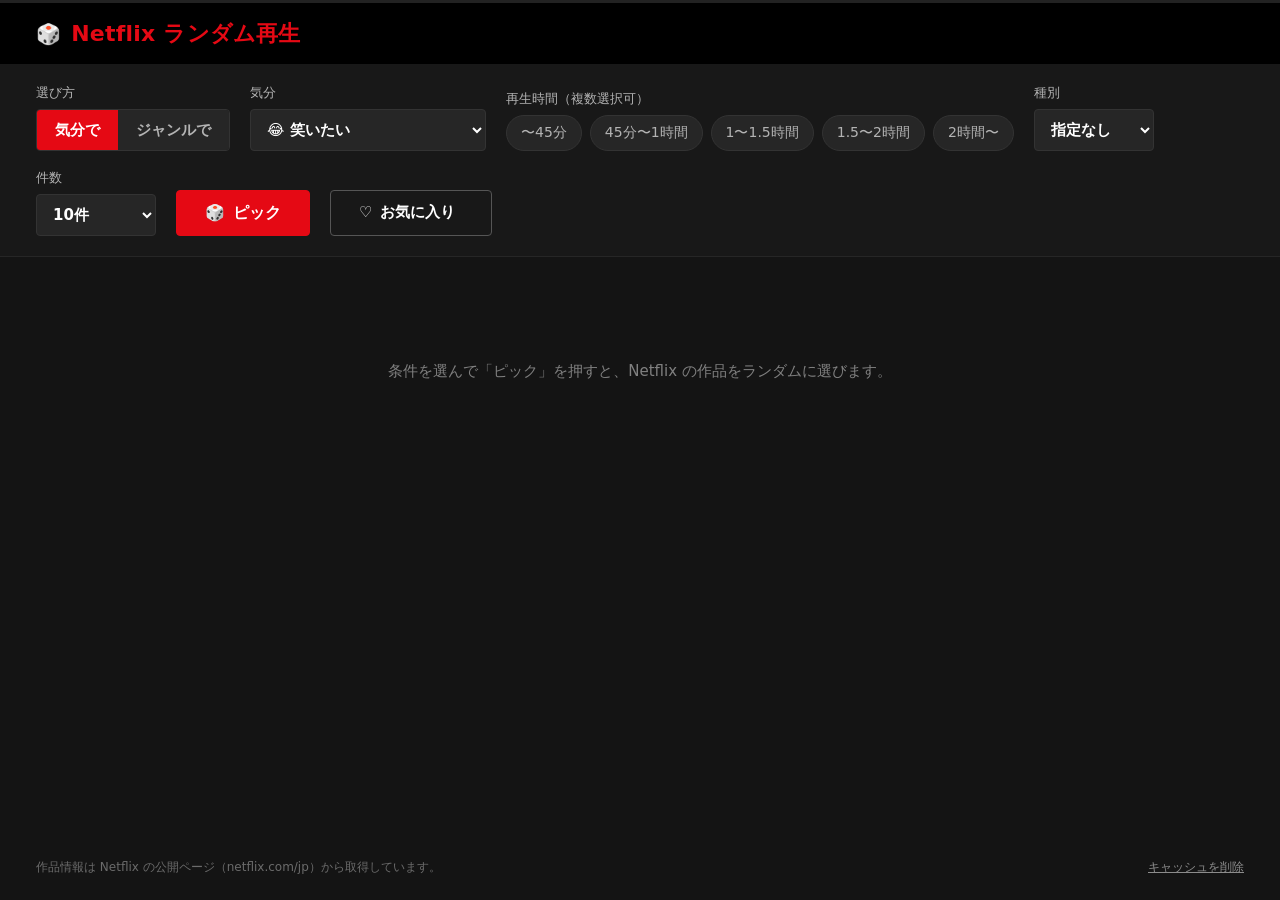
<file: netflix-random/app.html>
<!doctype html>
<html lang="ja">
  <head>
    <meta charset="utf-8" />
    <meta name="viewport" content="width=device-width, initial-scale=1" />
    <title>Netflix ランダム再生</title>
    <link rel="icon" href="icons/icon32.png" />
    <link rel="stylesheet" href="app.css" />
    <script type="module" src="app.js"></script>
  </head>
  <body>
    <header class="topbar">
      <h1 class="logo"><span class="logo-dice" aria-hidden="true">🎲</span>Netflix ランダム再生</h1>
      <p class="perf" id="perf" aria-live="polite"></p>
    </header>

    <section class="controls" aria-label="ピックの条件">
      <div class="field">
        <span class="label" id="modeLabel">選び方</span>
        <div class="segmented" role="group" aria-labelledby="modeLabel">
          <button type="button" data-mode="mood" aria-pressed="true">気分で</button>
          <button type="button" data-mode="genre" aria-pressed="false">ジャンルで</button>
        </div>
      </div>

      <div class="field" id="moodField">
        <label class="label" for="mood">気分</label>
        <select id="mood" class="select select-wide"></select>
      </div>

      <div class="field" id="genreField" hidden>
        <label class="label" for="genre">ジャンル</label>
        <select id="genre" class="select select-wide"></select>
      </div>

      <div class="field">
        <span class="label" id="durLabel">再生時間（複数選択可）</span>
        <div class="chips" id="durations" role="group" aria-labelledby="durLabel"></div>
      </div>

      <div class="field">
        <label class="label" for="type">種別</label>
        <select id="type" class="select">
          <option value="any">指定なし</option>
          <option value="movie">映画</option>
          <option value="series">シリーズ</option>
        </select>
      </div>

      <div class="field">
        <label class="label" for="count">件数</label>
        <select id="count" class="select">
          <option value="5">5件</option>
          <option value="10" selected>10件</option>
          <option value="20">20件</option>
          <option value="30">30件</option>
        </select>
      </div>

      <button type="button" class="btn btn-primary" id="pick"><span aria-hidden="true">🎲</span> ピック</button>
      <button type="button" class="btn btn-outline" id="favToggle" aria-pressed="false">
        <span class="fav-icon" aria-hidden="true">♡</span> お気に入り<span class="fav-count" id="favCount"></span>
      </button>
    </section>

    <main class="main">
      <div class="resultbar" id="resultbar" hidden>
        <p class="result-text" id="resultText"></p>
        <button type="button" class="btn btn-ghost" id="luckyPlay"><span aria-hidden="true">▶</span> この中からおまかせ再生</button>
      </div>
      <div class="notice" id="notice" role="status" hidden></div>
      <div class="grid" id="grid"></div>
    </main>

    <footer class="footer">
      <span>作品情報は Netflix の公開ページ（netflix.com/jp）から取得しています。</span>
      <button type="button" class="linkbtn" id="clearCache">キャッシュを削除</button>
    </footer>

    <template id="cardTpl">
      <article class="card">
        <div class="thumb">
          <img class="thumb-img" alt="" loading="lazy" decoding="async" />
          <div class="thumb-fallback" aria-hidden="true"></div>
          <button type="button" class="fav" aria-pressed="false" aria-label="お気に入りに追加">
            <svg viewBox="0 0 24 24" aria-hidden="true"><path d="M12 20.3l-1.3-1.2C5.9 14.8 3 12.1 3 8.8 3 6.1 5.1 4 7.8 4c1.5 0 3 .7 4.2 1.9C13.2 4.7 14.7 4 16.2 4 18.9 4 21 6.1 21 8.8c0 3.3-2.9 6-7.7 10.3L12 20.3z"/></svg>
          </button>
        </div>
        <div class="body">
          <h2 class="title"><a class="title-link" target="_blank" rel="noopener noreferrer"></a></h2>
          <p class="genre"></p>
          <p class="meta"></p>
          <p class="synopsis"></p>
          <a class="watch" target="_blank" rel="noopener noreferrer"><span aria-hidden="true">▶</span> 視聴する</a>
        </div>
      </article>
    </template>

    <template id="skeletonTpl">
      <div class="card skeleton" aria-hidden="true">
        <div class="thumb"></div>
        <div class="body"><div class="sk-line w70"></div><div class="sk-line w30"></div><div class="sk-line"></div><div class="sk-line w90"></div></div>
      </div>
    </template>
  </body>
</html>
</file>
<file: netflix-random/app.css>
:root {
  --bg: #141414;
  --bar: #000;
  --panel: #181818;
  --card: #1f1f1f;
  --card-border: #2c2c2c;
  --line: #333;
  --text: #fff;
  --sub: #b3b3b3;
  --muted: #808080;
  --red: #e50914;
  --red-hover: #f6121d;
  --orange: #f5a623;
  --radius: 6px;
  color-scheme: dark;
}

* { box-sizing: border-box; }

body {
  margin: 0;
  background: var(--bg);
  color: var(--text);
  font-family: "Hiragino Kaku Gothic ProN", "Hiragino Sans", "Noto Sans JP", "Yu Gothic UI", Meiryo, system-ui, sans-serif;
  font-size: 15px;
  line-height: 1.5;
  min-height: 100vh;
  display: flex;
  flex-direction: column;
}

button, select { font: inherit; color: inherit; }
button { cursor: pointer; }
:focus-visible { outline: 2px solid #fff; outline-offset: 2px; }

/* ---------- ヘッダー ---------- */
.topbar {
  background: var(--bar);
  border-top: 3px solid #222;
  display: flex;
  align-items: center;
  justify-content: space-between;
  gap: 16px;
  padding: 14px 36px;
  flex-wrap: wrap;
}
.logo {
  margin: 0;
  color: var(--red);
  font-size: 22px;
  font-weight: 800;
  letter-spacing: 0.01em;
  display: flex;
  align-items: center;
  gap: 10px;
}
.logo-dice { font-size: 20px; }
.perf {
  margin: 0;
  color: var(--muted);
  font-size: 13px;
  font-variant-numeric: tabular-nums;
}
.perf::before { content: "⚡ "; color: var(--orange); }
.perf:empty::before { content: none; }

/* ---------- 条件 ---------- */
.controls {
  background: var(--panel);
  border-bottom: 1px solid #262626;
  display: flex;
  flex-wrap: wrap;
  align-items: flex-end;
  gap: 18px 20px;
  padding: 20px 36px;
}
.field { display: flex; flex-direction: column; gap: 6px; }
.field[hidden] { display: none; }
.label { color: var(--sub); font-size: 12.5px; }

.segmented {
  display: inline-flex;
  border: 1px solid var(--line);
  border-radius: 4px;
  overflow: hidden;
  height: 42px;
}
.segmented button {
  border: 0;
  background: #262626;
  color: var(--sub);
  padding: 0 18px;
  font-weight: 700;
}
.segmented button[aria-pressed="true"] { background: var(--red); color: #fff; }
.segmented button:not([aria-pressed="true"]):hover { background: #303030; color: #fff; }

.select {
  height: 42px;
  min-width: 120px;
  background: #262626;
  border: 1px solid var(--line);
  border-radius: 4px;
  padding: 0 12px;
  font-weight: 700;
}
.select-wide { min-width: 204px; }
.select:hover { border-color: #555; }

.chips { display: flex; flex-wrap: wrap; gap: 8px; }
.chip {
  height: 36px;
  padding: 0 14px;
  border-radius: 999px;
  border: 1px solid var(--line);
  background: #262626;
  color: var(--sub);
  font-size: 14px;
  white-space: nowrap;
}
.chip:hover { color: #fff; border-color: #555; }
.chip[aria-pressed="true"] { background: var(--red); border-color: var(--red); color: #fff; font-weight: 700; }

.btn {
  height: 46px;
  padding: 0 28px;
  border-radius: 4px;
  font-weight: 700;
  display: inline-flex;
  align-items: center;
  justify-content: center;
  gap: 8px;
  white-space: nowrap;
}
.btn-primary { background: var(--red); border: 1px solid var(--red); color: #fff; font-size: 16px; }
.btn-primary:hover { background: var(--red-hover); }
.btn-primary:disabled { opacity: 0.6; cursor: progress; }
.btn-outline { background: transparent; border: 1px solid #555; color: #fff; }
.btn-outline:hover { border-color: #888; background: #222; }
.btn-outline[aria-pressed="true"] { border-color: var(--red); color: #fff; background: rgba(229, 9, 20, 0.15); }
.btn-outline[aria-pressed="true"] .fav-icon { color: var(--red); }
.fav-count:not(:empty) { margin-left: 2px; }
.fav-count:not(:empty)::before { content: "("; }
.fav-count:not(:empty)::after { content: ")"; }
.btn-ghost { height: 38px; padding: 0 16px; background: #262626; border: 1px solid var(--line); color: #fff; font-size: 14px; }
.btn-ghost:hover { background: #303030; }

/* ---------- 結果 ---------- */
.main { flex: 1; padding: 28px 36px 40px; }

.resultbar {
  display: flex;
  align-items: center;
  justify-content: space-between;
  gap: 12px;
  flex-wrap: wrap;
  margin-bottom: 18px;
}
.resultbar[hidden] { display: none; }
.result-text { margin: 0; color: var(--sub); font-size: 14px; }

.notice {
  border: 1px solid var(--line);
  background: var(--panel);
  border-radius: var(--radius);
  padding: 16px 20px;
  color: var(--sub);
  margin-bottom: 20px;
}
.notice.error { border-color: #7a1f24; background: #2a1215; color: #ffb3b8; }
.notice strong { color: #fff; }

.grid {
  display: grid;
  grid-template-columns: repeat(auto-fill, minmax(min(100%, 380px), 1fr));
  gap: 22px;
}

.card {
  background: var(--card);
  border: 1px solid var(--card-border);
  border-radius: var(--radius);
  overflow: hidden;
  display: flex;
  flex-direction: column;
  animation: rise 0.25s ease-out;
}
@keyframes rise { from { opacity: 0; transform: translateY(6px); } }

.thumb {
  position: relative;
  aspect-ratio: 16 / 9;
  background: #2a2a2a;
  overflow: hidden;
}
.thumb-img { width: 100%; height: 100%; object-fit: cover; display: block; }
.thumb-img[hidden] { display: none; }
.thumb-fallback {
  position: absolute;
  inset: 0;
  display: none;
  align-items: center;
  justify-content: center;
  padding: 16px;
  text-align: center;
  font-size: 22px;
  font-weight: 800;
  background: linear-gradient(135deg, #3a0d10, #141414 70%);
}
.thumb.no-image .thumb-fallback { display: flex; }

.fav {
  position: absolute;
  top: 10px;
  right: 10px;
  width: 42px;
  height: 42px;
  border-radius: 50%;
  border: 0;
  background: rgba(20, 20, 20, 0.7);
  display: grid;
  place-items: center;
  transition: transform 0.12s;
}
.fav svg { width: 22px; height: 22px; fill: none; stroke: #fff; stroke-width: 1.8; }
.fav:hover { transform: scale(1.08); background: rgba(20, 20, 20, 0.85); }
.fav[aria-pressed="true"] svg { fill: var(--red); stroke: var(--red); }

.body { padding: 16px 19px 19px; display: flex; flex-direction: column; flex: 1; }
.title { margin: 0 0 6px; font-size: 18px; font-weight: 800; line-height: 1.4; }
.title-link { color: inherit; text-decoration: none; }
.title-link:hover { text-decoration: underline; }
.genre { margin: 0 0 4px; color: var(--orange); font-size: 14px; font-weight: 700; }
.meta { margin: 0 0 8px; color: var(--muted); font-size: 13px; }
.meta:empty { display: none; }
.synopsis {
  margin: 0 0 18px;
  color: var(--sub);
  font-size: 14px;
  display: -webkit-box;
  -webkit-line-clamp: 4;
  -webkit-box-orient: vertical;
  overflow: hidden;
}
.synopsis.empty { color: var(--muted); font-style: italic; }
.watch {
  margin-top: auto;
  height: 48px;
  border-radius: 4px;
  background: var(--red);
  color: #fff;
  font-weight: 800;
  font-size: 16px;
  text-decoration: none;
  display: flex;
  align-items: center;
  justify-content: center;
  gap: 8px;
}
.watch:hover { background: var(--red-hover); }

.skeleton .thumb, .sk-line {
  background: linear-gradient(90deg, #262626 25%, #303030 50%, #262626 75%);
  background-size: 200% 100%;
  animation: shimmer 1.2s linear infinite;
}
.sk-line { height: 14px; border-radius: 4px; margin-bottom: 12px; }
.sk-line.w70 { width: 70%; height: 20px; }
.sk-line.w30 { width: 30%; }
.sk-line.w90 { width: 90%; }
@keyframes shimmer { to { background-position: -200% 0; } }

.empty-state { grid-column: 1 / -1; color: var(--muted); text-align: center; padding: 60px 0; }

.footer {
  display: flex;
  justify-content: space-between;
  gap: 12px;
  flex-wrap: wrap;
  padding: 16px 36px 24px;
  color: #6b6b6b;
  font-size: 12px;
}
.linkbtn { background: none; border: 0; color: #8c8c8c; text-decoration: underline; padding: 0; font-size: 12px; }
.linkbtn:hover { color: #fff; }

@media (max-width: 720px) {
  .topbar, .controls, .main, .footer { padding-left: 16px; padding-right: 16px; }
  .controls > .btn { flex: 1; }
  .grid { grid-template-columns: 1fr; }
}

@media (prefers-reduced-motion: reduce) {
  .card, .skeleton .thumb, .sk-line { animation: none; }
}
</file>
